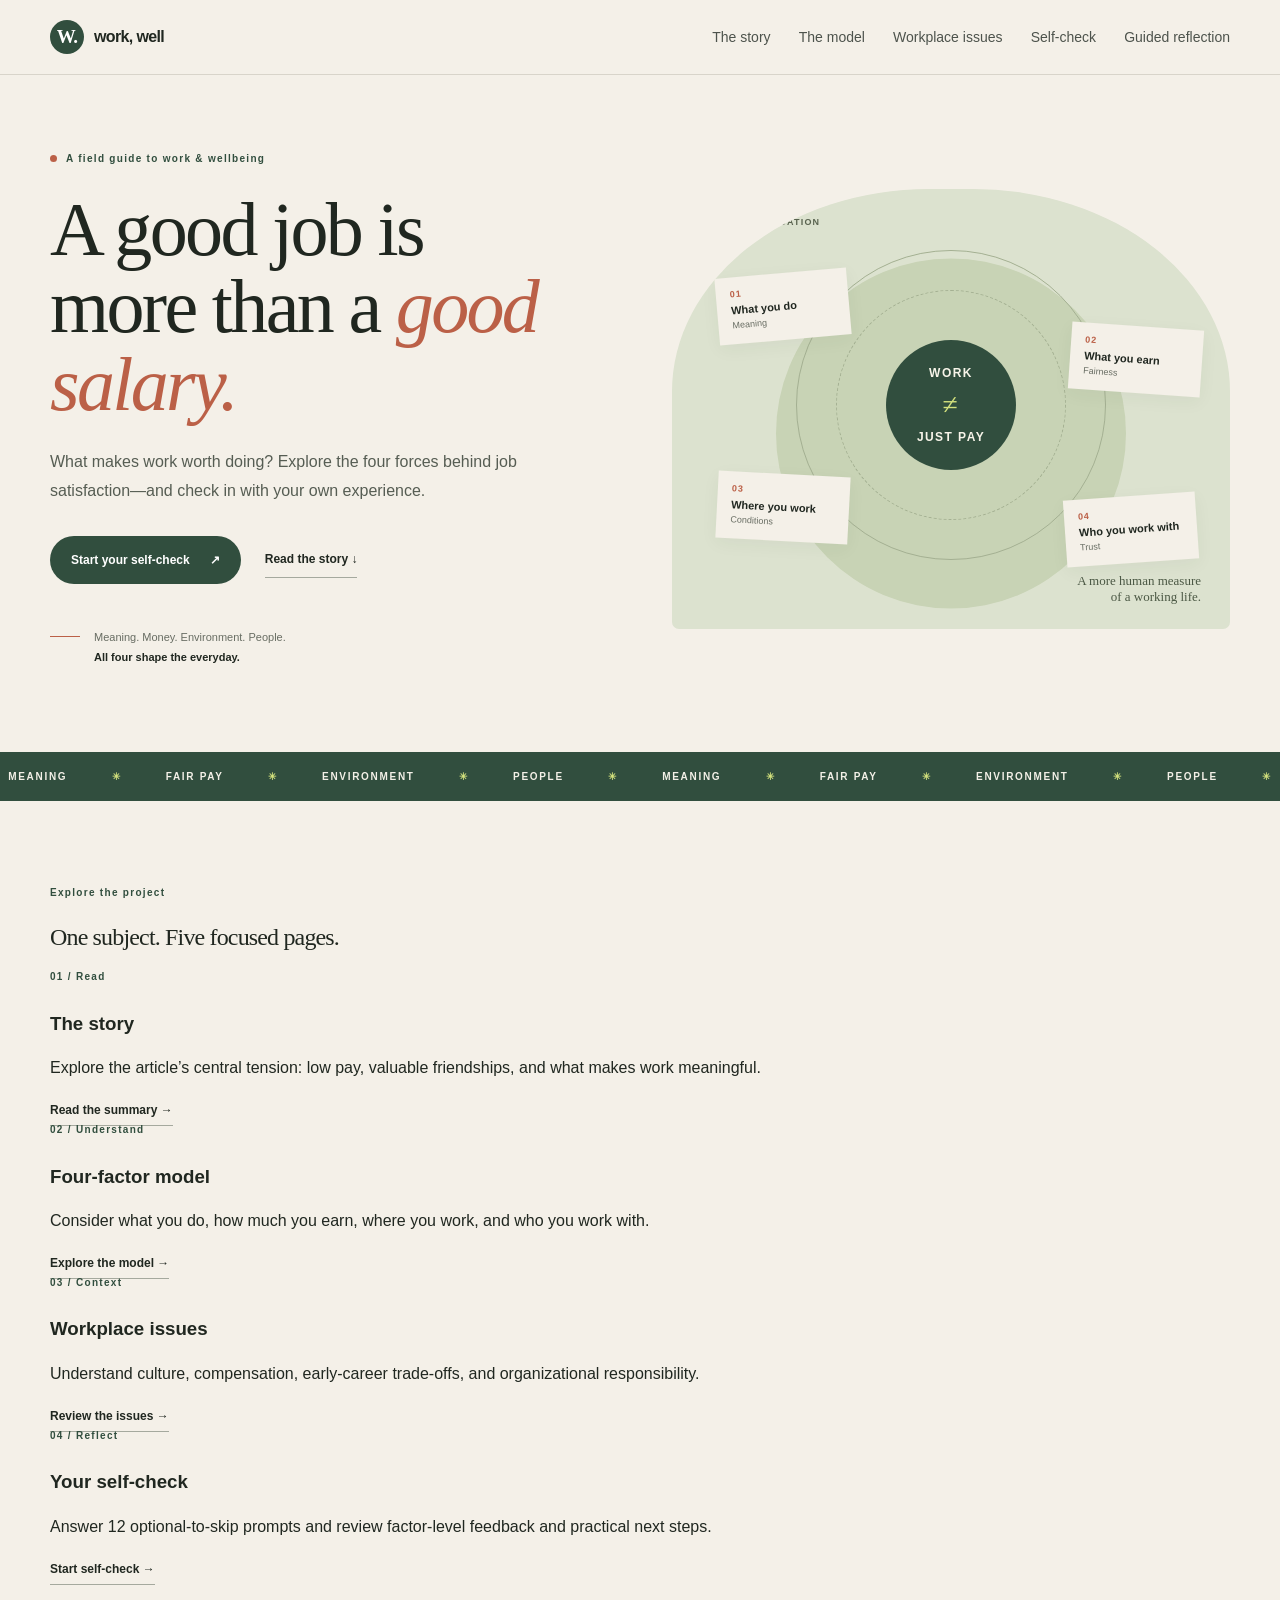
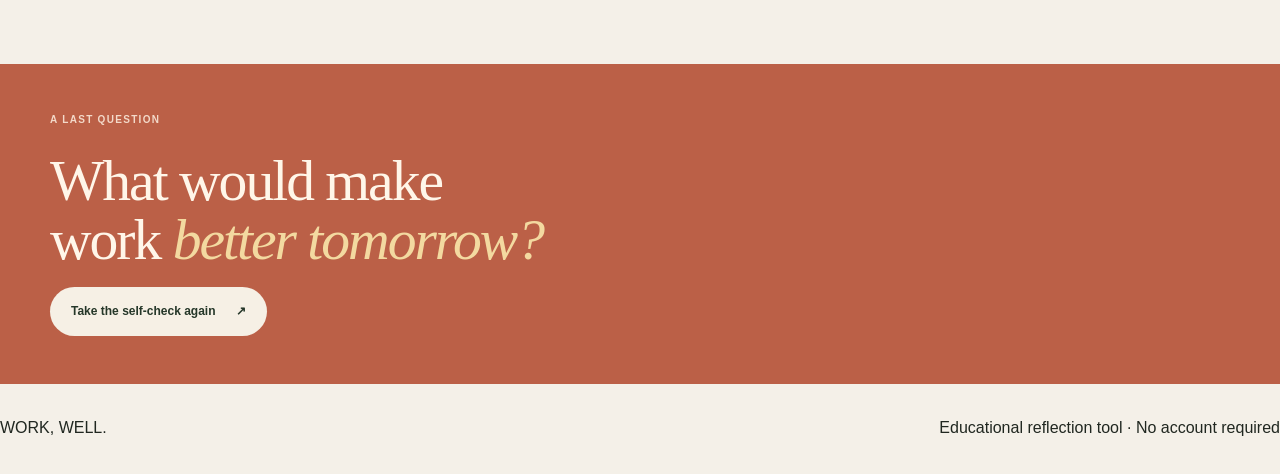
<file: index.html>
<!doctype html>
<html lang="en"><head><meta charset="utf-8"><meta name="viewport" content="width=device-width, initial-scale=1">
<meta name="description" content="An editorial, interactive guide to job satisfaction and workplace wellbeing.">
<title>Work, Well — Job satisfaction beyond the payslip</title><link rel="stylesheet" href="css/styles.css"></head><body>
<a class="skip-link" href="#main">Skip to content</a>
<header class="site-header"><div class="wrap header-inner"><a class="brand" href="index.html" aria-label="Work, Well home"><span class="brand-mark">W.</span><span>work, well</span></a><nav class="page-nav" aria-label="Main navigation"><a href="story.html">The story</a><a href="model.html">The model</a><a href="issues.html">Workplace issues</a><a href="assessment.html">Self-check</a><a href="framework.html">Guided reflection</a></nav></div></header>
<main id="main"><section class="hero wrap" id="top">
<div class="hero-copy">
<p class="eyebrow"><span class="eyebrow-dot"></span> A field guide to work &amp; wellbeing</p>
<h1>A good job is<br/>more than a <em>good salary.</em></h1>
<p class="hero-deck">What makes work worth doing? Explore the four forces behind job satisfaction—and check in with your own experience.</p>
<div class="hero-actions"><a class="button button-dark" href="assessment.html">Start your self-check <span aria-hidden="true">↗</span></a><a class="text-link" href="story.html">Read the story <span aria-hidden="true">↓</span></a></div>
<div class="hero-note"><span class="note-line"></span><p>Meaning. Money. Environment. People.<br/><strong>All four shape the everyday.</strong></p></div>
</div>
<div aria-label="Illustration of four interlocking workplace priorities" class="hero-art">
<div class="art-topline"><span>THE WORK EQUATION</span><span>01—04</span></div>
<div class="orbit orbit-one"></div><div class="orbit orbit-two"></div>
<div class="art-center"><span>WORK</span><span>≠</span><span>JUST PAY</span></div>
<div class="art-label label-meaning"><b>01</b><span>What you do</span><small>Meaning</small></div>
<div class="art-label label-money"><b>02</b><span>What you earn</span><small>Fairness</small></div>
<div class="art-label label-place"><b>03</b><span>Where you work</span><small>Conditions</small></div>
<div class="art-label label-people"><b>04</b><span>Who you work with</span><small>Trust</small></div>
<div class="art-caption">A more human measure<br/>of a working life.</div>
</div>
</section><section aria-label="Four dimensions of job satisfaction" class="ticker"><div class="ticker-track"><span>MEANING</span><i>✳</i><span>FAIR PAY</span><i>✳</i><span>ENVIRONMENT</span><i>✳</i><span>PEOPLE</span><i>✳</i><span>MEANING</span><i>✳</i><span>FAIR PAY</span><i>✳</i><span>ENVIRONMENT</span><i>✳</i><span>PEOPLE</span><i>✳</i></div></section>
<section class="section wrap"><p class="eyebrow">Explore the project</p><h2>One subject. Five focused pages.</h2><div class="card-grid">
<a class="info-card" href="story.html"><span class="eyebrow">01 / Read</span><h3>The story</h3><p>Explore the article’s central tension: low pay, valuable friendships, and what makes work meaningful.</p><span class="text-link">Read the summary →</span></a>
<a class="info-card" href="model.html"><span class="eyebrow">02 / Understand</span><h3>Four-factor model</h3><p>Consider what you do, how much you earn, where you work, and who you work with.</p><span class="text-link">Explore the model →</span></a>
<a class="info-card" href="issues.html"><span class="eyebrow">03 / Context</span><h3>Workplace issues</h3><p>Understand culture, compensation, early-career trade-offs, and organizational responsibility.</p><span class="text-link">Review the issues →</span></a>
<a class="info-card" href="assessment.html"><span class="eyebrow">04 / Reflect</span><h3>Your self-check</h3><p>Answer 12 optional-to-skip prompts and review factor-level feedback and practical next steps.</p><span class="text-link">Start self-check →</span></a>
</div></section><section class="closing"><div class="wrap closing-inner"><p class="eyebrow">A LAST QUESTION</p><h2>What would make<br/>work <em>better tomorrow?</em></h2><a class="button button-paper" href="assessment.html">Take the self-check again <span aria-hidden="true">↗</span></a></div></section></main><footer class="site-footer"><span>WORK, WELL.</span><span>Educational reflection tool · No account required</span></footer><script src="js/main.js"></script></body></html>
</file>
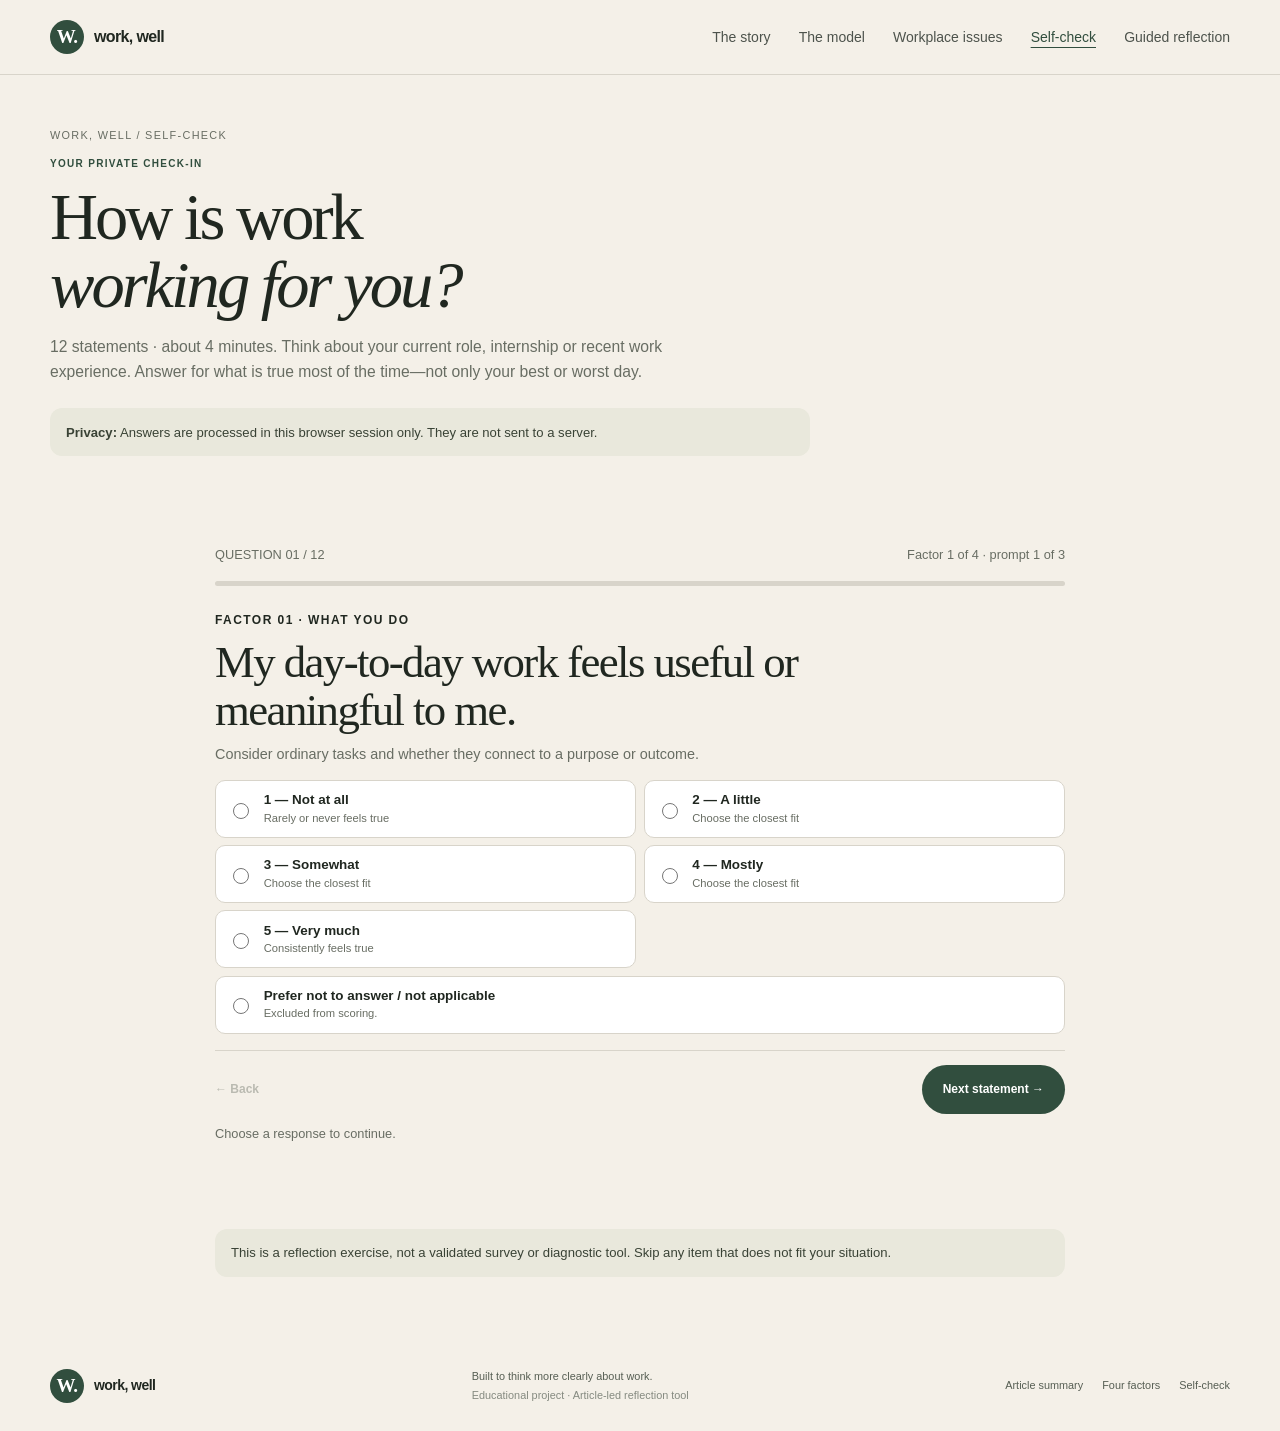
<file: assessment.html>
<!doctype html><html lang="en"><head><meta charset="utf-8"><meta name="viewport" content="width=device-width,initial-scale=1"><meta name="theme-color" content="#f5f4ed"><link rel="stylesheet" href="css/styles.css"><meta name="description" content="A private job satisfaction reflection check-in."><title>Your self-check — Work, Well</title></head><body><header class="site-header"><div class="wrap header-inner"><a class="brand" href="index.html" aria-label="Work, Well home"><span class="brand-mark">W.</span><span>work, well</span></a><nav class="page-nav" aria-label="Main navigation"><a href="story.html">The story</a><a href="model.html">The model</a><a href="issues.html">Workplace issues</a><a href="assessment.html" aria-current="page" class="active">Self-check</a><a href="framework.html">Guided reflection</a></nav></div></header><main><section class="subhero"><div class="wrap"><p class="breadcrumb">Work, Well / Self-check</p><p class="eyebrow">YOUR PRIVATE CHECK-IN</p><h1>How is work<br><em>working for you?</em></h1><p class="subhero-deck">12 statements · about 4 minutes. Think about your current role, internship or recent work experience. Answer for what is true most of the time—not only your best or worst day.</p><div class="notice" style="max-width:760px;margin-top:1.5rem"><strong>Privacy:</strong> Answers are processed in this browser session only. They are not sent to a server.</div></div></section><section class="wrap"><div class="quiz-wrap" id="quiz"><div class="quiz-top"><span id="quiz-count">QUESTION 01 / 12</span><span id="quiz-factor-count">Factor 1 of 4</span></div><div class="quiz-progress" role="progressbar" aria-label="Question progress" aria-valuemin="0" aria-valuemax="12" aria-valuenow="0" id="progress"><span id="progress-fill"></span></div><div class="quiz-meta" id="quiz-factor">FACTOR 01</div><h2 class="quiz-title" id="quiz-question">Loading…</h2><p class="quiz-context" id="quiz-context"></p><form id="quiz-form"><div class="quiz-choices" id="quiz-choices"></div><div class="quiz-controls"><button class="button button-quiet" id="quiz-back" type="button" disabled>← Back</button><button class="button button-dark" id="quiz-next" type="submit">Next statement →</button></div><p class="quiz-note" id="quiz-note" aria-live="polite">Choose a response to continue.</p></form></div><div class="notice" style="max-width:850px;margin:0 auto 4rem">This is a reflection exercise, not a validated survey or diagnostic tool. Skip any item that does not fit your situation.</div></section></main><footer class="site-footer wrap"><a class="brand" href="index.html"><span class="brand-mark">W.</span><span>work, well</span></a><p>Built to think more clearly about work.<br><span>Educational project · Article-led reflection tool</span></p><div class="footer-links"><a href="story.html">Article summary</a><a href="model.html">Four factors</a><a href="assessment.html">Self-check</a></div></footer><script src="js/assessment.js"></script></body></html>
</file>
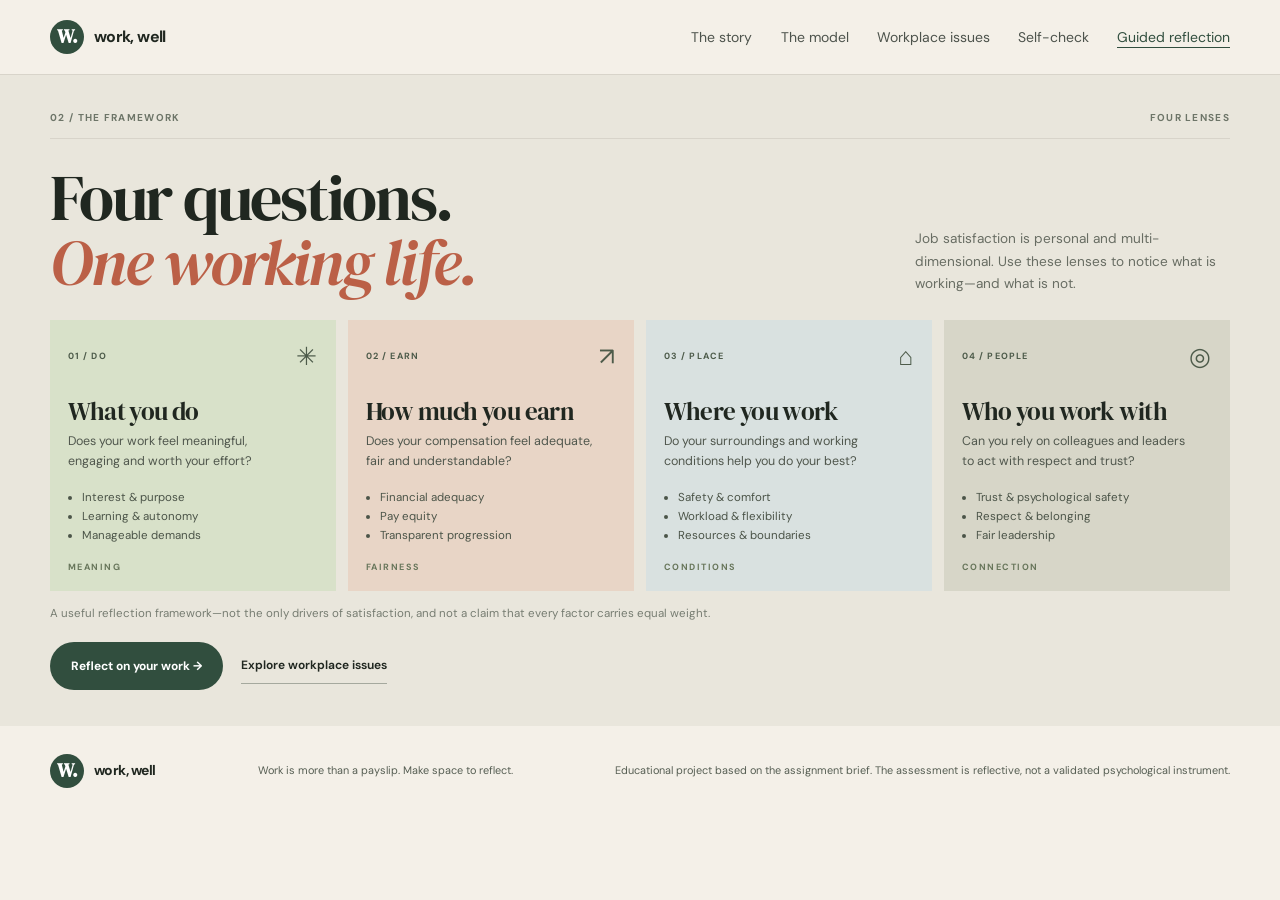
<file: framework.html>
<!doctype html><html lang="en"><head><meta charset="utf-8"><meta name="viewport" content="width=device-width, initial-scale=1"><meta name="theme-color" content="#f4f0e8"><meta name="description" content="Explore the four dimensions shaping a working life."><title>Four factors | Work, Well</title><link rel="preconnect" href="https://fonts.googleapis.com"><link rel="preconnect" href="https://fonts.gstatic.com" crossorigin><link href="https://fonts.googleapis.com/css2?family=DM+Sans:wght@400;500;600;700&family=DM+Serif+Display&display=swap" rel="stylesheet"><link rel="stylesheet" href="css/styles.css"><script src="js/main.js" defer></script></head><body><a class="skip-link" href="#main">Skip to content</a><header class="site-header"><div class="wrap header-inner"><a class="brand" href="index.html" aria-label="Work, Well home"><span class="brand-mark">W.</span><span>work, well</span></a><nav class="page-nav" aria-label="Main navigation"><a href="story.html">The story</a><a href="model.html">The model</a><a href="issues.html">Workplace issues</a><a href="assessment.html">Self-check</a><a href="framework.html" aria-current="page" class="active">Guided reflection</a></nav></div></header><main id="main"><section class="factor-section"><div class="wrap section interior-page"><div class="section-kicker"><span>02 / THE FRAMEWORK</span><span>FOUR LENSES</span></div><div class="factor-heading"><h1 class="page-title">Four questions.<br><em>One working life.</em></h1><p>Job satisfaction is personal and multi-dimensional. Use these lenses to notice what is working—and what is not.</p></div><div class="factor-grid"><article class="factor-card factor-a"><div class="factor-top"><span>01 / DO</span><span class="factor-symbol">✳</span></div><h3>What you do</h3><p>Does your work feel meaningful, engaging and worth your effort?</p><ul><li>Interest & purpose</li><li>Learning & autonomy</li><li>Manageable demands</li></ul><span class="factor-word">MEANING</span></article><article class="factor-card factor-b"><div class="factor-top"><span>02 / EARN</span><span class="factor-symbol">↗</span></div><h3>How much you earn</h3><p>Does your compensation feel adequate, fair and understandable?</p><ul><li>Financial adequacy</li><li>Pay equity</li><li>Transparent progression</li></ul><span class="factor-word">FAIRNESS</span></article><article class="factor-card factor-c"><div class="factor-top"><span>03 / PLACE</span><span class="factor-symbol">⌂</span></div><h3>Where you work</h3><p>Do your surroundings and working conditions help you do your best?</p><ul><li>Safety & comfort</li><li>Workload & flexibility</li><li>Resources & boundaries</li></ul><span class="factor-word">CONDITIONS</span></article><article class="factor-card factor-d"><div class="factor-top"><span>04 / PEOPLE</span><span class="factor-symbol">◎</span></div><h3>Who you work with</h3><p>Can you rely on colleagues and leaders to act with respect and trust?</p><ul><li>Trust & psychological safety</li><li>Respect & belonging</li><li>Fair leadership</li></ul><span class="factor-word">CONNECTION</span></article></div><p class="model-caveat">A useful reflection framework—not the only drivers of satisfaction, and not a claim that every factor carries equal weight.</p><div class="hero-actions"><a class="button button-dark" href="assessment.html">Reflect on your work →</a><a class="text-link" href="issues.html">Explore workplace issues</a></div></div></section></main><footer class="site-footer wrap"><a class="brand" href="index.html"><span class="brand-mark">W.</span><span>work, well</span></a><p>Work is more than a payslip. Make space to reflect.</p><p class="source-note">Educational project based on the assignment brief. The assessment is reflective, not a validated psychological instrument.</p></footer></body></html>
</file>
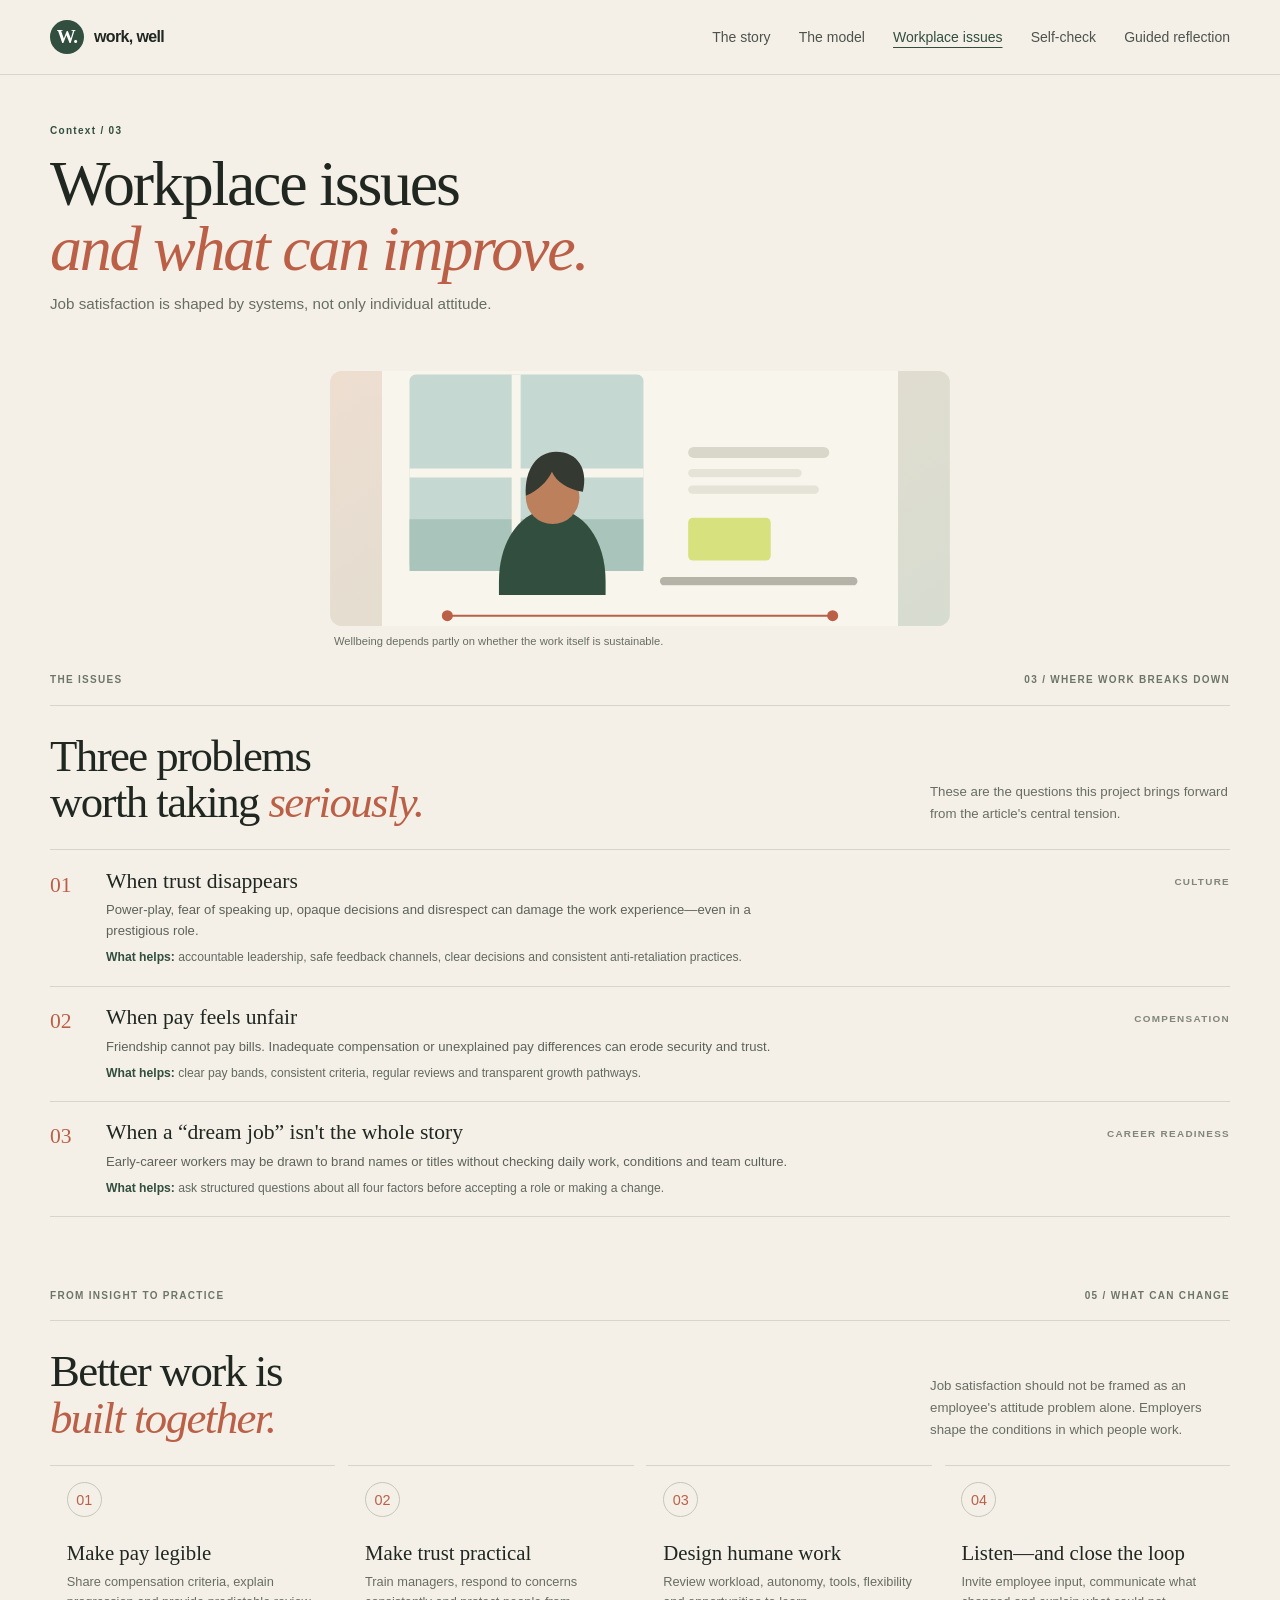
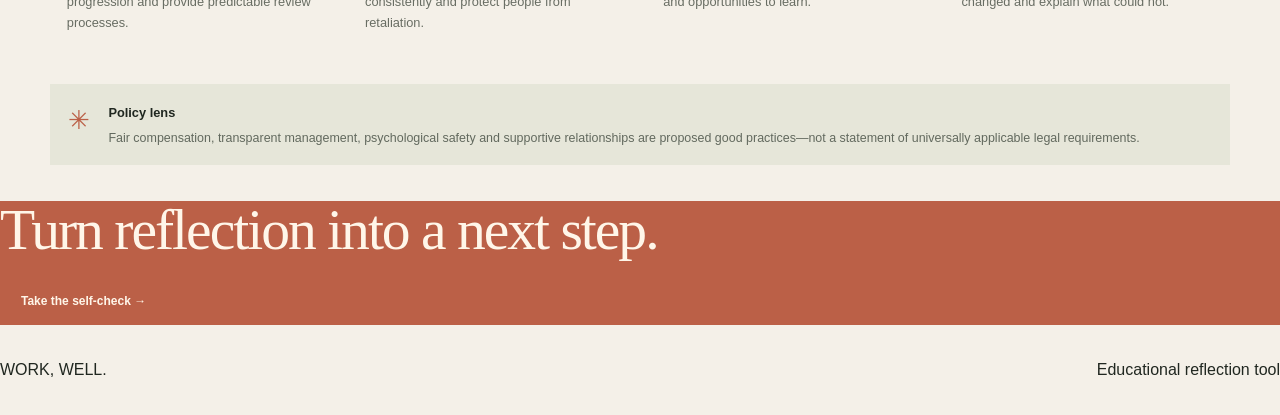
<file: issues.html>
<!doctype html><html lang="en"><head><meta charset="utf-8"><meta name="viewport" content="width=device-width, initial-scale=1"><title>Workplace issues — Work, Well</title><link rel="stylesheet" href="css/styles.css"></head><body><a class="skip-link" href="#main">Skip to content</a><header class="site-header"><div class="wrap header-inner"><a class="brand" href="index.html" aria-label="Work, Well home"><span class="brand-mark">W.</span><span>work, well</span></a><nav class="page-nav" aria-label="Main navigation"><a href="story.html">The story</a><a href="model.html">The model</a><a href="issues.html" aria-current="page" class="active">Workplace issues</a><a href="assessment.html">Self-check</a><a href="framework.html">Guided reflection</a></nav></div></header><main id="main"><section class="page-intro wrap"><p class="eyebrow">Context / 03</p><h1>Workplace issues<br><em>and what can improve.</em></h1><p>Job satisfaction is shaped by systems, not only individual attitude.</p></section><section class="issues section wrap" id="issues">
<figure class="editorial-figure editorial-figure-side">
<img src="assets/workplace-balance.svg" alt="Editorial illustration of a calm workspace beside a window, representing healthy work boundaries." loading="lazy">
<figcaption>Wellbeing depends partly on whether the work itself is sustainable.</figcaption>
</figure>
<div class="section-kicker"><span>THE ISSUES</span><span>03 / WHERE WORK BREAKS DOWN</span></div>
<div class="issues-heading"><h2>Three problems<br/>worth taking <em>seriously.</em></h2><p>These are the questions this project brings forward from the article's central tension.</p></div>
<div class="issue-list">
<article class="issue-row"><span class="issue-num">01</span><div><h3>When trust disappears</h3><p>Power-play, fear of speaking up, opaque decisions and disrespect can damage the work experience—even in a prestigious role.</p><span class="issue-response"><b>What helps:</b> accountable leadership, safe feedback channels, clear decisions and consistent anti-retaliation practices.</span></div><span class="issue-tag">CULTURE</span></article>
<article class="issue-row"><span class="issue-num">02</span><div><h3>When pay feels unfair</h3><p>Friendship cannot pay bills. Inadequate compensation or unexplained pay differences can erode security and trust.</p><span class="issue-response"><b>What helps:</b> clear pay bands, consistent criteria, regular reviews and transparent growth pathways.</span></div><span class="issue-tag">COMPENSATION</span></article>
<article class="issue-row"><span class="issue-num">03</span><div><h3>When a “dream job” isn't the whole story</h3><p>Early-career workers may be drawn to brand names or titles without checking daily work, conditions and team culture.</p><span class="issue-response"><b>What helps:</b> ask structured questions about all four factors before accepting a role or making a change.</span></div><span class="issue-tag">CAREER READINESS</span></article>
</div>
</section><section class="workplace section wrap" id="workplace">
<div class="section-kicker"><span>FROM INSIGHT TO PRACTICE</span><span>05 / WHAT CAN CHANGE</span></div>
<div class="workplace-heading"><h2>Better work is<br/><em>built together.</em></h2><p>Job satisfaction should not be framed as an employee's attitude problem alone. Employers shape the conditions in which people work.</p></div>
<div class="practice-grid">
<article><span class="practice-icon">01</span><h3>Make pay legible</h3><p>Share compensation criteria, explain progression and provide predictable review processes.</p></article>
<article><span class="practice-icon">02</span><h3>Make trust practical</h3><p>Train managers, respond to concerns consistently and protect people from retaliation.</p></article>
<article><span class="practice-icon">03</span><h3>Design humane work</h3><p>Review workload, autonomy, tools, flexibility and opportunities to learn.</p></article>
<article><span class="practice-icon">04</span><h3>Listen—and close the loop</h3><p>Invite employee input, communicate what changed and explain what could not.</p></article>
</div>
<div class="policy-note"><span class="policy-star">✳</span><div><b>Policy lens</b><p>Fair compensation, transparent management, psychological safety and supportive relationships are proposed good practices—not a statement of universally applicable legal requirements.</p></div></div>
</section><section class="closing"><h2>Turn reflection into a next step.</h2><a class="button" href="assessment.html">Take the self-check →</a></section></main><footer class="site-footer"><span>WORK, WELL.</span><span>Educational reflection tool</span></footer><script src="js/main.js"></script></body></html>
</file>
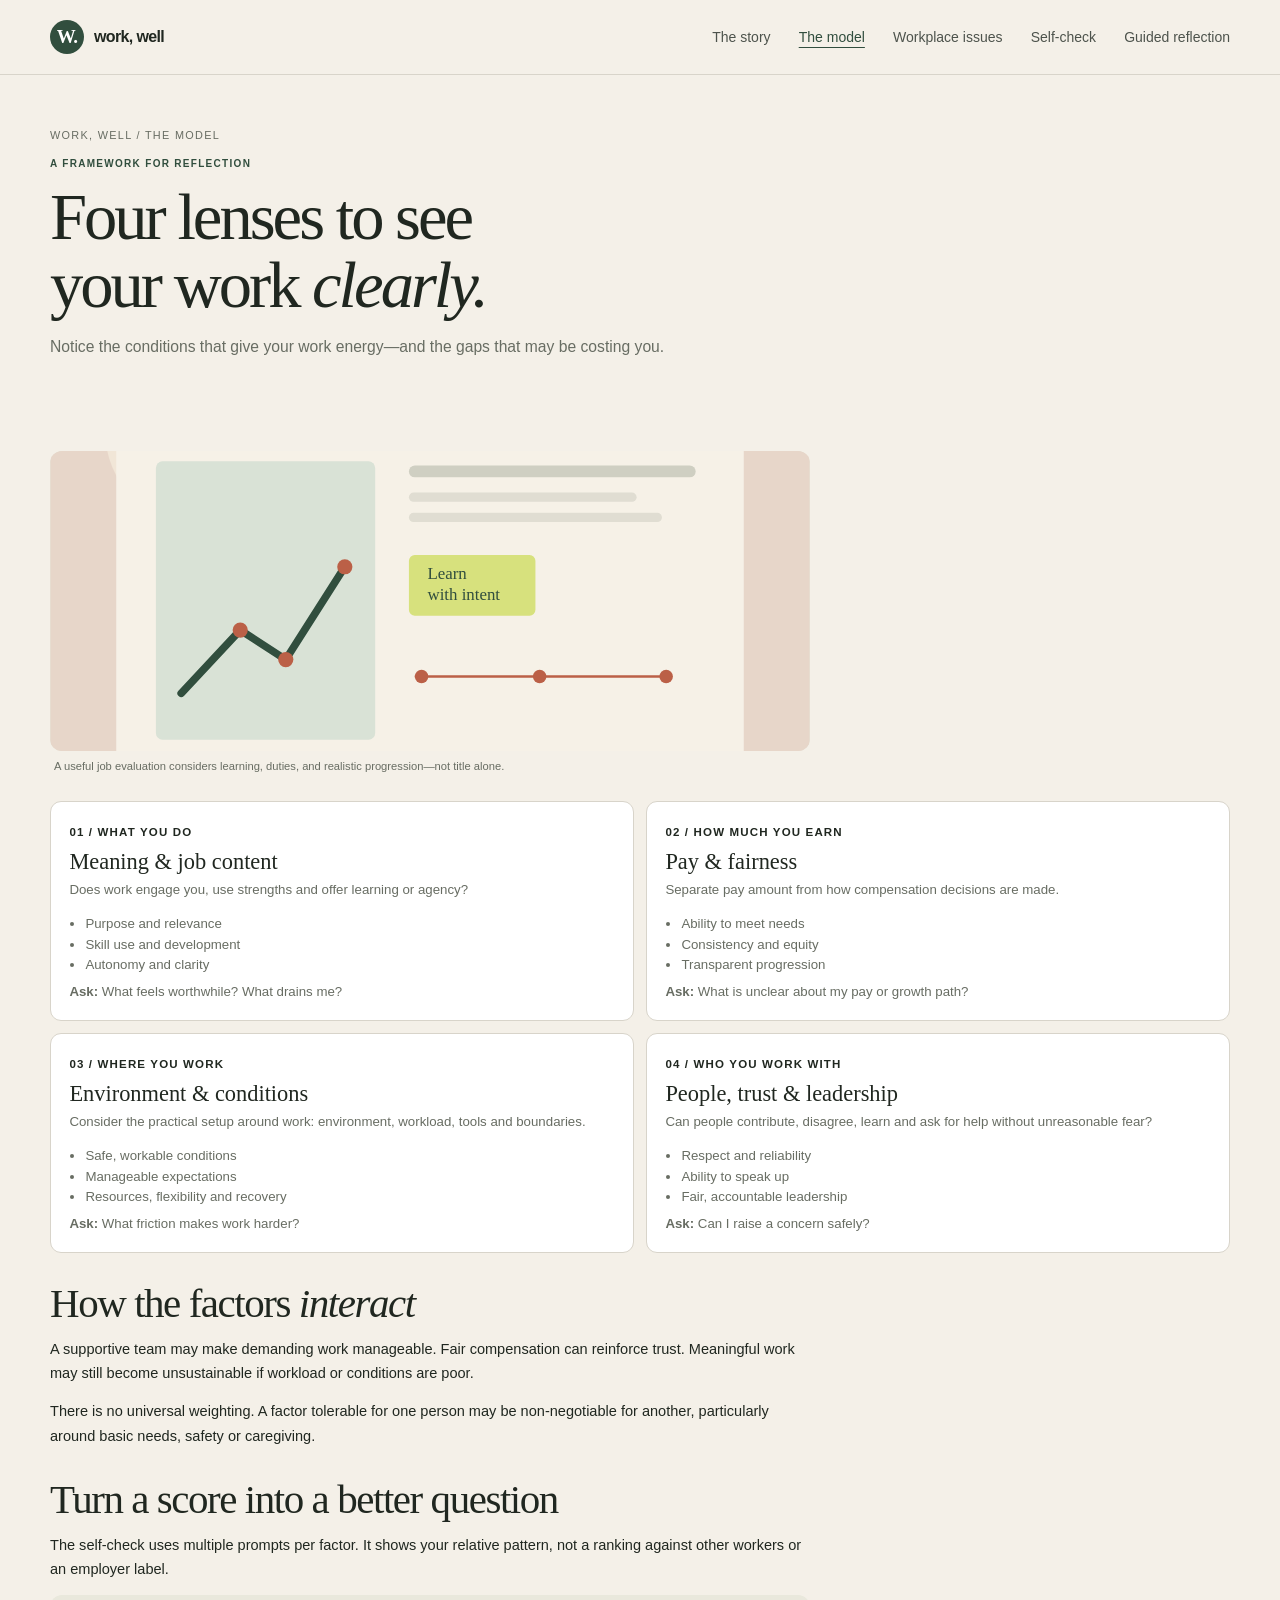
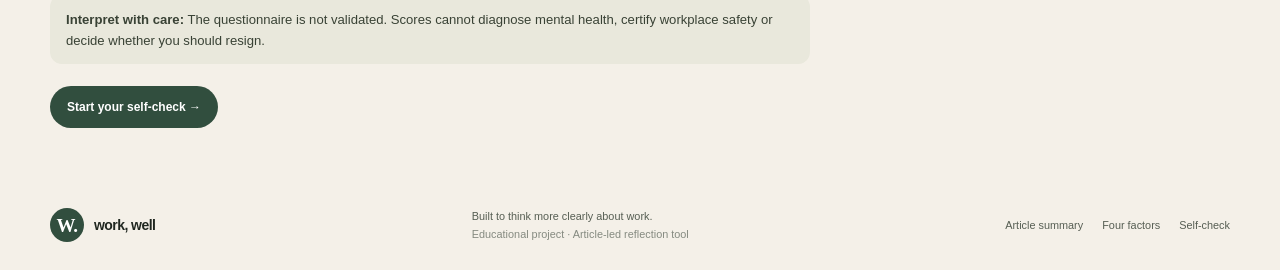
<file: model.html>
<!doctype html><html lang="en"><head><meta charset="utf-8"><meta name="viewport" content="width=device-width,initial-scale=1"><meta name="theme-color" content="#f5f4ed"><link rel="stylesheet" href="css/styles.css"><title>The four-factor model — Work, Well</title></head><body><header class="site-header"><div class="wrap header-inner"><a class="brand" href="index.html" aria-label="Work, Well home"><span class="brand-mark">W.</span><span>work, well</span></a><nav class="page-nav" aria-label="Main navigation"><a href="story.html">The story</a><a href="model.html" aria-current="page" class="active">The model</a><a href="issues.html">Workplace issues</a><a href="assessment.html">Self-check</a><a href="framework.html">Guided reflection</a></nav></div></header><main><section class="subhero"><div class="wrap"><p class="breadcrumb">Work, Well / The model</p><p class="eyebrow">A FRAMEWORK FOR REFLECTION</p><h1>Four lenses to see<br>your work <em>clearly.</em></h1><p class="subhero-deck">Notice the conditions that give your work energy—and the gaps that may be costing you.</p></div></section><section class="page-body wrap">
<figure class="editorial-figure editorial-figure-banner">
<img src="assets/workplace-growth.svg" alt="Editorial illustration of a progress chart and learning milestone, representing growth and meaningful work." loading="lazy">
<figcaption>A useful job evaluation considers learning, duties, and realistic progression—not title alone.</figcaption>
</figure>
<div class="model-detail-grid"><article class="model-detail"><span class="n">01 / WHAT YOU DO</span><h3>Meaning & job content</h3><p>Does work engage you, use strengths and offer learning or agency?</p><ul><li>Purpose and relevance</li><li>Skill use and development</li><li>Autonomy and clarity</li></ul><p><b>Ask:</b> What feels worthwhile? What drains me?</p></article><article class="model-detail" id="pay"><span class="n">02 / HOW MUCH YOU EARN</span><h3>Pay & fairness</h3><p>Separate pay amount from how compensation decisions are made.</p><ul><li>Ability to meet needs</li><li>Consistency and equity</li><li>Transparent progression</li></ul><p><b>Ask:</b> What is unclear about my pay or growth path?</p></article><article class="model-detail"><span class="n">03 / WHERE YOU WORK</span><h3>Environment & conditions</h3><p>Consider the practical setup around work: environment, workload, tools and boundaries.</p><ul><li>Safe, workable conditions</li><li>Manageable expectations</li><li>Resources, flexibility and recovery</li></ul><p><b>Ask:</b> What friction makes work harder?</p></article><article class="model-detail" id="trust"><span class="n">04 / WHO YOU WORK WITH</span><h3>People, trust & leadership</h3><p>Can people contribute, disagree, learn and ask for help without unreasonable fear?</p><ul><li>Respect and reliability</li><li>Ability to speak up</li><li>Fair, accountable leadership</li></ul><p><b>Ask:</b> Can I raise a concern safely?</p></article></div><article class="prose"><h2>How the factors <em>interact</em></h2><p>A supportive team may make demanding work manageable. Fair compensation can reinforce trust. Meaningful work may still become unsustainable if workload or conditions are poor.</p><p>There is no universal weighting. A factor tolerable for one person may be non-negotiable for another, particularly around basic needs, safety or caregiving.</p><h2>Turn a score into a better question</h2><p>The self-check uses multiple prompts per factor. It shows your relative pattern, not a ranking against other workers or an employer label.</p><div class="notice"><strong>Interpret with care:</strong> The questionnaire is not validated. Scores cannot diagnose mental health, certify workplace safety or decide whether you should resign.</div><div class="page-cta"><a class="button button-dark" href="assessment.html">Start your self-check →</a></div></article></section></main><footer class="site-footer wrap"><a class="brand" href="index.html"><span class="brand-mark">W.</span><span>work, well</span></a><p>Built to think more clearly about work.<br><span>Educational project · Article-led reflection tool</span></p><div class="footer-links"><a href="story.html">Article summary</a><a href="model.html">Four factors</a><a href="assessment.html">Self-check</a></div></footer></body></html>
</file>
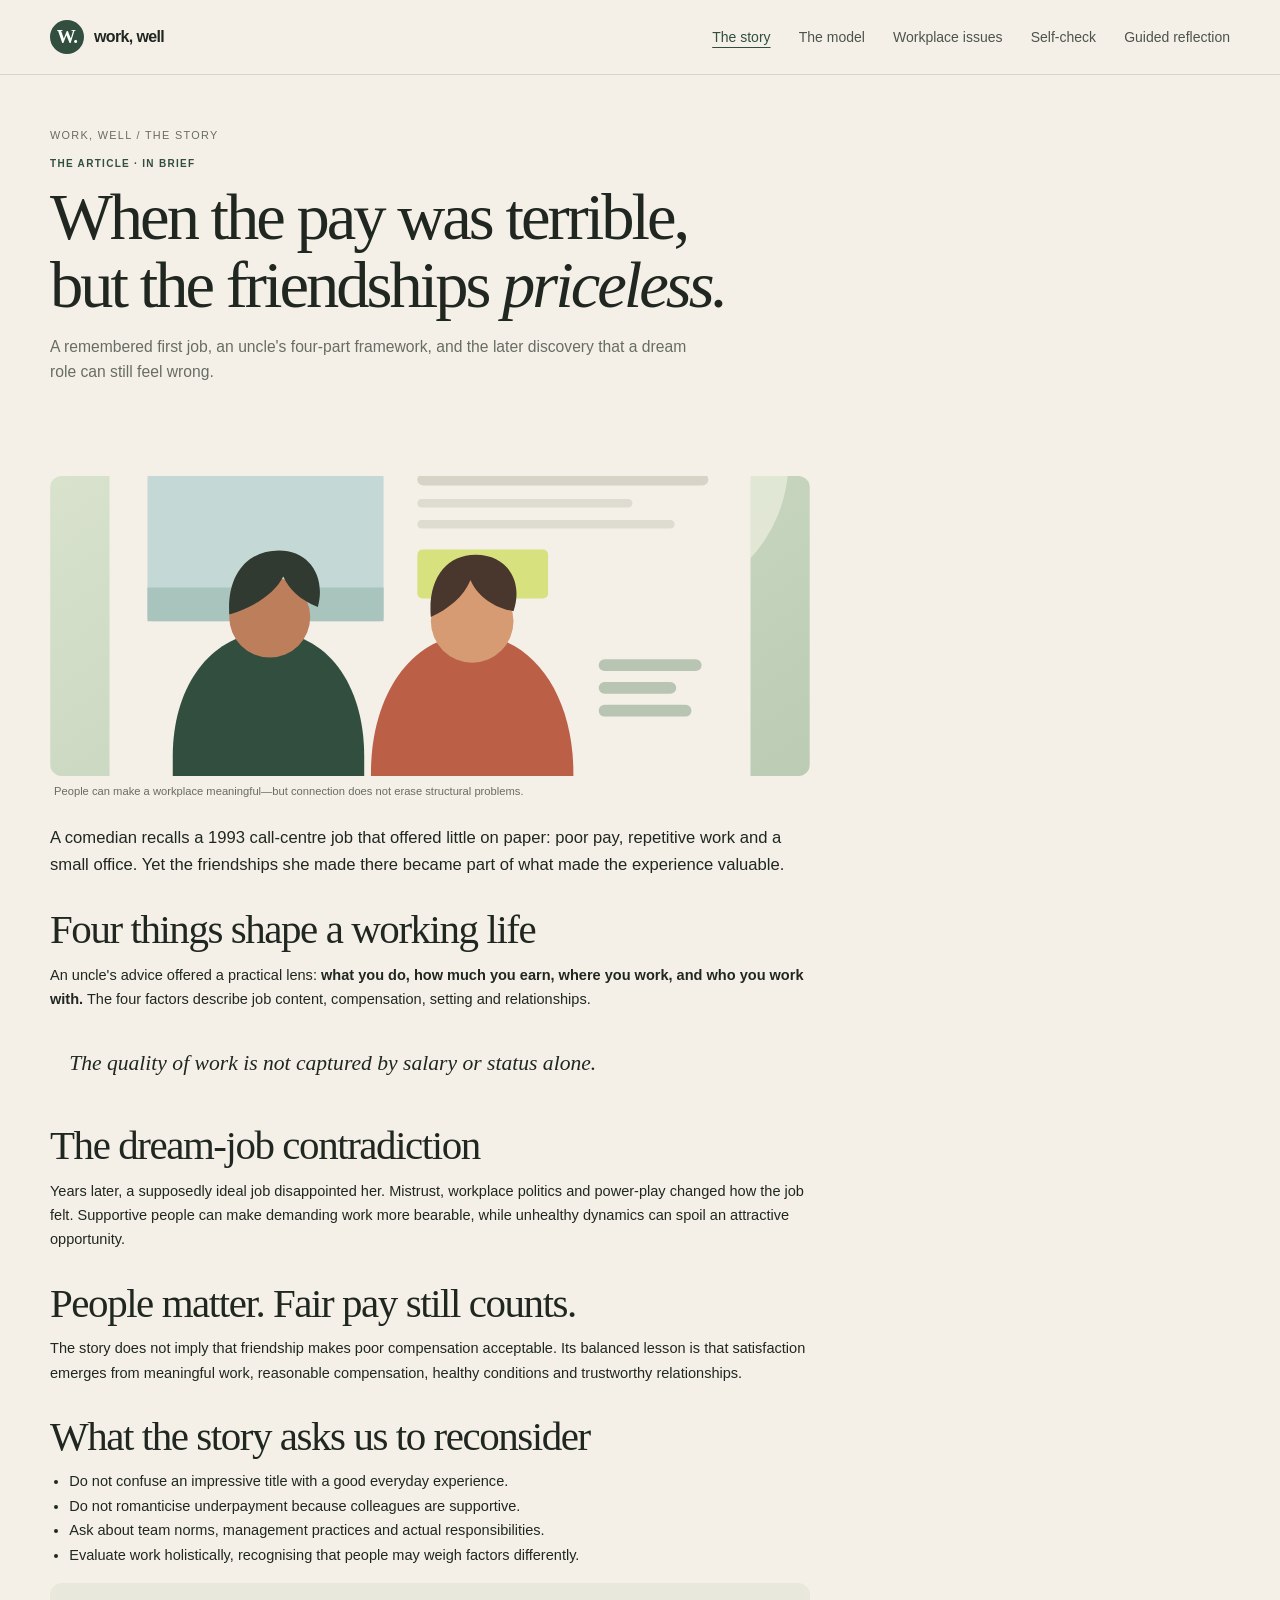
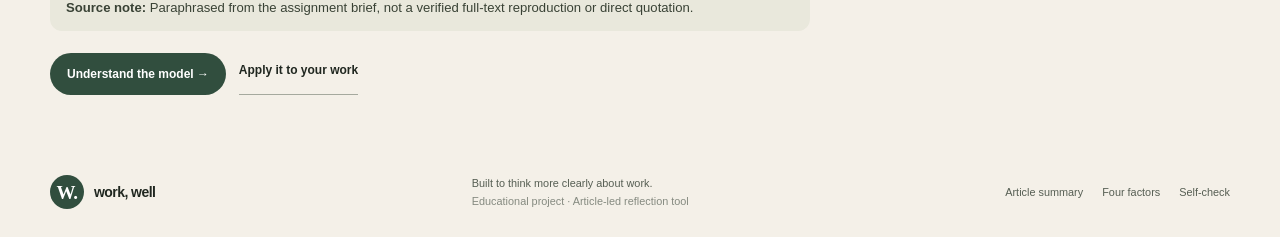
<file: story.html>
<!doctype html><html lang="en"><head><meta charset="utf-8"><meta name="viewport" content="width=device-width,initial-scale=1"><meta name="theme-color" content="#f5f4ed"><link rel="stylesheet" href="css/styles.css"><title>The story — Work, Well</title></head><body><header class="site-header"><div class="wrap header-inner"><a class="brand" href="index.html" aria-label="Work, Well home"><span class="brand-mark">W.</span><span>work, well</span></a><nav class="page-nav" aria-label="Main navigation"><a href="story.html" aria-current="page" class="active">The story</a><a href="model.html">The model</a><a href="issues.html">Workplace issues</a><a href="assessment.html">Self-check</a><a href="framework.html">Guided reflection</a></nav></div></header><main><section class="subhero"><div class="wrap"><p class="breadcrumb">Work, Well / The story</p><p class="eyebrow">THE ARTICLE · IN BRIEF</p><h1>When the pay was terrible,<br>but the friendships <em>priceless.</em></h1><p class="subhero-deck">A remembered first job, an uncle's four-part framework, and the later discovery that a dream role can still feel wrong.</p></div></section><section class="page-body wrap"><article class="prose">
<figure class="editorial-figure">
<img src="assets/workplace-connection.svg" alt="Editorial illustration of colleagues sharing a workspace, representing connection and trust at work." loading="lazy">
<figcaption>People can make a workplace meaningful—but connection does not erase structural problems.</figcaption>
</figure><p class="lede">A comedian recalls a 1993 call-centre job that offered little on paper: poor pay, repetitive work and a small office. Yet the friendships she made there became part of what made the experience valuable.</p><h2>Four things shape a working life</h2><p>An uncle's advice offered a practical lens: <strong>what you do, how much you earn, where you work, and who you work with.</strong> The four factors describe job content, compensation, setting and relationships.</p><div class="pullquote">The quality of work is not captured by salary or status alone.</div><h2>The dream-job contradiction</h2><p>Years later, a supposedly ideal job disappointed her. Mistrust, workplace politics and power-play changed how the job felt. Supportive people can make demanding work more bearable, while unhealthy dynamics can spoil an attractive opportunity.</p><h2>People matter. Fair pay still counts.</h2><p>The story does not imply that friendship makes poor compensation acceptable. Its balanced lesson is that satisfaction emerges from meaningful work, reasonable compensation, healthy conditions and trustworthy relationships.</p><h2>What the story asks us to reconsider</h2><ul><li>Do not confuse an impressive title with a good everyday experience.</li><li>Do not romanticise underpayment because colleagues are supportive.</li><li>Ask about team norms, management practices and actual responsibilities.</li><li>Evaluate work holistically, recognising that people may weigh factors differently.</li></ul><div class="notice"><strong>Source note:</strong> Paraphrased from the assignment brief, not a verified full-text reproduction or direct quotation.</div><div class="page-cta"><a class="button button-dark" href="model.html">Understand the model →</a><a class="text-link" href="assessment.html">Apply it to your work</a></div></article></section></main><footer class="site-footer wrap"><a class="brand" href="index.html"><span class="brand-mark">W.</span><span>work, well</span></a><p>Built to think more clearly about work.<br><span>Educational project · Article-led reflection tool</span></p><div class="footer-links"><a href="story.html">Article summary</a><a href="model.html">Four factors</a><a href="assessment.html">Self-check</a></div></footer></body></html>
</file>
<file: css/styles.css>
:root{--paper:#f4f0e8;--ink:#202720;--muted:#686d63;--line:#d8d4ca;--green:#314e3e;--lime:#d3e17d;--rust:#bb6047;--cream:#e7e4d8;--serif:"DM Serif Display",Georgia,serif;--sans:"DM Sans",Arial,sans-serif;--max:1180px}*{box-sizing:border-box}html{scroll-behavior:smooth;scroll-padding-top:92px}body{margin:0;background:var(--paper);color:var(--ink);font-family:var(--sans);line-height:1.55}a{color:inherit;text-decoration:none}button,input{font:inherit}.wrap{width:min(var(--max),calc(100% - 56px));margin-inline:auto}.skip-link{position:absolute;left:-999px;top:0;background:white;padding:12px;z-index:99}.skip-link:focus{left:12px}.site-header{height:86px;display:flex;align-items:center;justify-content:space-between;border-bottom:1px solid var(--line);gap:24px}.brand{display:inline-flex;align-items:center;gap:10px;font-size:16px;font-weight:700;letter-spacing:-.04em}.brand-mark{display:grid;place-items:center;width:34px;height:34px;border-radius:50%;background:var(--green);color:#fff;font-family:var(--serif);font-size:19px}.site-header nav{display:flex;gap:28px;font-size:12px;color:#4d534c}.site-header nav a:hover,.footer-links a:hover{color:var(--rust)}.nav-cta{font-size:12px;font-weight:700;border:1px solid #b8b9ae;border-radius:999px;padding:10px 16px}.nav-cta span{padding-left:8px}.hero{display:grid;grid-template-columns:1fr 1fr;gap:64px;align-items:center;padding-block:76px 84px}.eyebrow,.section-kicker,.art-topline,.factor-top,.sidebar-label,.assessment-question-head,.issue-tag{font-size:10px;font-weight:700;letter-spacing:.13em}.eyebrow{display:flex;align-items:center;gap:9px;color:var(--green);margin:0 0 24px}.eyebrow-dot{width:7px;height:7px;background:var(--rust);border-radius:50%}h1,h2,h3,p{margin-top:0}h1,h2{font-family:var(--serif);font-weight:400;letter-spacing:-.035em;line-height:1.02}h1{font-size:clamp(46px,6vw,76px);margin-bottom:25px}h1 em,h2 em{font-weight:400;color:var(--rust)}.hero-deck{max-width:470px;color:#565d53;font-size:16px;line-height:1.8}.hero-actions{display:flex;align-items:center;gap:24px;margin-top:30px}.button{display:inline-flex;align-items:center;justify-content:center;gap:20px;border:0;border-radius:999px;padding:15px 21px;font-size:12px;font-weight:700;cursor:pointer;transition:transform .18s,background .18s}.button:hover{transform:translateY(-2px)}.button-dark{background:var(--green);color:white}.button-dark:hover{background:#203b2d}.text-link{font-size:12px;font-weight:700;border-bottom:1px solid #a5a99e;padding:8px 0}.hero-note{display:flex;align-items:flex-start;gap:14px;margin-top:44px}.note-line{width:30px;height:1px;background:var(--rust);margin-top:8px}.hero-note p{font-size:11px;line-height:1.8;color:var(--muted);margin:0}.hero-note strong{color:var(--ink)}.hero-art{min-height:440px;background:#dce2cf;position:relative;overflow:hidden;border-radius:46% 46% 7px 7px;isolation:isolate}.hero-art:before{content:"";position:absolute;width:350px;height:350px;left:50%;top:50%;transform:translate(-50%,-43%);background:#c8d3b5;border-radius:50%;z-index:-1}.art-topline{position:absolute;top:27px;left:30px;right:30px;display:flex;justify-content:space-between;color:#59634f;font-size:9px}.orbit{position:absolute;border:1px solid #a4b092;border-radius:50%;left:50%;top:49%;transform:translate(-50%,-50%)}.orbit-one{width:310px;height:310px}.orbit-two{width:230px;height:230px;border-style:dashed}.art-center{position:absolute;left:50%;top:49%;transform:translate(-50%,-50%);width:130px;height:130px;border-radius:50%;background:var(--green);color:#f7f4e9;display:flex;flex-direction:column;justify-content:center;align-items:center;gap:1px;font-size:12px;font-weight:700;letter-spacing:.12em}.art-center span:nth-child(2){font-family:var(--serif);font-size:28px;font-weight:400;color:var(--lime)}.art-label{position:absolute;display:flex;flex-direction:column;background:var(--paper);padding:11px 14px;box-shadow:0 5px 18px #30432d0c;min-width:132px}.art-label b{font-size:9px;color:var(--rust);letter-spacing:.1em}.art-label span{font-size:11px;font-weight:700}.art-label small{font-size:9px;color:var(--muted)}.label-meaning{top:19%;left:8%;transform:rotate(-5deg)}.label-money{top:31%;right:5%;transform:rotate(4deg)}.label-place{bottom:20%;left:8%;transform:rotate(3deg)}.label-people{bottom:15%;right:6%;transform:rotate(-4deg)}.art-caption{position:absolute;right:29px;bottom:25px;font-family:var(--serif);font-size:13px;line-height:1.2;text-align:right;color:#4b5844}.ticker{overflow:hidden;background:var(--green);color:#f3f0e7;padding:17px 0}.ticker-track{display:flex;align-items:center;justify-content:space-around;gap:28px;white-space:nowrap;min-width:100%;font-size:10px;font-weight:700;letter-spacing:.17em}.ticker-track i{color:var(--lime);font-style:normal}.section{padding-block:84px}.section-kicker{display:flex;justify-content:space-between;gap:15px;color:#6d7568;padding-bottom:17px;border-bottom:1px solid var(--line)}.story-grid{display:grid;grid-template-columns:1.1fr .9fr;gap:100px;padding-top:50px}.story h2,.factor-heading h2,.issues-heading h2,.workplace-heading h2{font-size:clamp(37px,4.4vw,56px);margin-bottom:0}.story-body{max-width:520px}.story-body p{font-size:13px;line-height:1.9;color:#555c53}.story-body .lede{font-size:17px;line-height:1.65;color:var(--ink)}.story-callout{border-left:2px solid var(--rust);padding:8px 0 8px 20px;margin:26px 0;display:flex;gap:12px}.quote-mark{font-family:var(--serif);font-size:44px;color:var(--rust);line-height:1}.story-callout p{font-family:var(--serif);font-size:23px;line-height:1.25;color:var(--green);margin:0}.story-body .source-note{font-size:10px;color:#82867d}.factor-section{background:#e9e6dc}.factor-section .section{padding-block:82px}.factor-heading{display:flex;align-items:end;justify-content:space-between;gap:40px;padding:42px 0 38px}.factor-heading p{max-width:350px;font-size:13px;color:var(--muted);line-height:1.8;margin:0}.factor-grid{display:grid;grid-template-columns:repeat(4,1fr);gap:12px}.factor-card{min-height:300px;padding:24px 22px 20px;display:flex;flex-direction:column;position:relative;overflow:hidden}.factor-a{background:#d8e1c9}.factor-b{background:#e8d5c6}.factor-c{background:#d9e1e0}.factor-d{background:#d7d6c8}.factor-top{display:flex;align-items:center;justify-content:space-between;color:#4d5b4a;font-size:9px}.factor-symbol{font-size:25px;font-weight:400}.factor-card h3{font-family:var(--serif);font-size:27px;font-weight:400;letter-spacing:-.025em;line-height:1.05;margin:35px 0 12px}.factor-card p{font-size:11px;line-height:1.7;color:#50574d;max-width:230px}.factor-card ul{padding-left:14px;margin:4px 0 30px;color:#4b5448;font-size:10px;line-height:1.9}.factor-word{margin-top:auto;font-size:9px;font-weight:700;letter-spacing:.17em;color:#68765b}.model-caveat{font-size:10px;color:#777d72;margin:18px 0 0}.issues-heading,.workplace-heading{display:flex;align-items:end;justify-content:space-between;gap:40px;padding:43px 0 44px}.issues-heading p,.workplace-heading p{max-width:340px;font-size:13px;color:var(--muted);line-height:1.8;margin:0}.issue-row{display:grid;grid-template-columns:54px 1fr auto;gap:20px;padding:27px 0;border-top:1px solid var(--line);align-items:start}.issue-row:last-child{border-bottom:1px solid var(--line)}.issue-num{font-family:var(--serif);font-size:24px;color:var(--rust)}.issue-row h3{font-family:var(--serif);font-size:25px;font-weight:400;margin:0 0 7px}.issue-row p{max-width:690px;font-size:12px;line-height:1.8;color:#5c6259;margin-bottom:10px}.issue-response{display:block;font-size:11px;color:#62695f;line-height:1.7}.issue-response b{color:var(--green)}.issue-tag{padding-top:7px;color:#818679;font-size:9px}.assessment-section{background:var(--green);color:#f7f4e9}.assessment-section .section{padding-block:78px}.section-kicker-light{color:#c4cfb8;border-color:#627567}.eyebrow-light{color:#d5e17d}.assessment-intro{display:flex;align-items:end;justify-content:space-between;gap:40px;padding:42px 0}.assessment-intro h2{font-size:clamp(40px,5vw,62px);margin:0}.assessment-intro h2 em{color:var(--lime)}.assessment-intro>p{max-width:360px;color:#d4ddcf;font-size:12px;line-height:1.8;margin:0 0 4px}.assessment-shell{display:grid;grid-template-columns:245px 1fr;background:#f7f4ec;color:var(--ink);min-height:390px}.assessment-sidebar{background:#e7e7d9;padding:30px 26px;display:flex;flex-direction:column}.sidebar-label{color:#72796c;font-size:9px}.progress-number{font-size:35px;font-family:var(--serif);margin-top:13px}.progress-number small{font-family:var(--sans);font-size:10px;color:#70766b}.progress-track{height:4px;background:#cdd2c2;border-radius:10px;margin:7px 0 25px;overflow:hidden}.progress-track span{display:block;height:100%;width:0;background:var(--rust);transition:width .2s}.factor-progress{display:grid;gap:14px}.factor-progress-row{display:flex;justify-content:space-between;gap:10px;font-size:10px;color:#697165}.factor-progress-row strong{font-weight:700;color:var(--green)}.privacy-note{margin-top:auto;padding-top:28px;display:flex;gap:10px;color:#697165}.privacy-note>span{font-size:16px;color:var(--green)}.privacy-note p{font-size:9px;line-height:1.6;margin:0}.privacy-note b{color:#374637}.assessment-main{padding:31px clamp(22px,4vw,54px);display:flex;flex-direction:column}.assessment-question-head{display:flex;justify-content:space-between;gap:12px;color:#7b8175;font-size:9px}.scale-label{font-weight:500;letter-spacing:0}.question-factor{font-size:10px;color:var(--rust);font-weight:700;letter-spacing:.12em;margin:33px 0 10px}.question-title{font-family:var(--serif);font-weight:400;font-size:clamp(24px,3vw,34px);letter-spacing:-.02em;line-height:1.2;max-width:590px;margin:0 0 28px}.rating-options{display:grid;grid-template-columns:repeat(5,1fr);gap:9px;max-width:560px}.rating-option{position:relative}.rating-option input{position:absolute;opacity:0;inset:0;width:100%;height:100%;cursor:pointer}.rating-option label{height:63px;border:1px solid #d6d8ce;display:flex;align-items:center;justify-content:center;flex-direction:column;gap:2px;cursor:pointer;background:#fffdf8;transition:.15s}.rating-option label strong{font-size:16px}.rating-option label span{font-size:8px;color:#777e71}.rating-option input:checked+label{background:var(--green);color:white;border-color:var(--green)}.rating-option input:checked+label span{color:#dce5d6}.rating-option input:focus-visible+label{outline:3px solid var(--rust);outline-offset:3px}.assessment-controls{display:flex;justify-content:space-between;align-items:center;margin-top:auto;padding-top:32px}.button-quiet{background:transparent;color:#50594d;padding-inline:0}.button-quiet:disabled{opacity:.35;cursor:not-allowed;transform:none}.assessment-hint{font-size:9px;color:#8a8e83;margin:10px 0 0}.assessment-hint.error{color:#a5412d;font-weight:700}.results-panel{margin-top:20px;background:#f7f4ec;color:var(--ink);padding:clamp(20px,4vw,42px)}.results-header{display:flex;justify-content:space-between;align-items:start;gap:20px}.results-eyebrow{font-size:9px;letter-spacing:.13em;font-weight:700;color:#687361}.results-title{font-family:var(--serif);font-size:clamp(30px,4vw,45px);font-weight:400;line-height:1.1;margin:9px 0}.results-score{font-family:var(--serif);font-size:42px;color:var(--green);white-space:nowrap}.results-score small{display:block;font-family:var(--sans);font-size:9px;text-align:right;color:#737a6e}.results-summary{max-width:720px;font-size:12px;line-height:1.8;color:#5b6257}.results-factors{display:grid;grid-template-columns:repeat(4,1fr);gap:10px;margin:27px 0}.result-factor{padding:16px;background:#e9e9dd}.result-factor .factor-label{font-size:9px;color:#70796b}.result-factor strong{display:block;font-family:var(--serif);font-size:28px;font-weight:400;color:var(--green);margin:6px 0}.result-meter{height:5px;background:#d3d7ca;overflow:hidden}.result-meter span{display:block;height:100%;background:var(--rust)}.result-factor p{font-size:9px;color:#6a7166;margin:9px 0 0}.result-actions{display:grid;grid-template-columns:1fr 1fr;gap:12px}.result-action{border-top:1px solid #d5d7cb;padding:16px 0}.result-action h4{font-family:var(--serif);font-weight:400;font-size:20px;margin:0 0 6px}.result-action p{font-size:11px;color:#5f665c;line-height:1.75}.result-action ul{padding-left:15px;font-size:11px;line-height:1.9;color:#535c51}.results-foot{display:flex;justify-content:space-between;align-items:center;gap:12px;margin-top:16px}.results-foot p{font-size:9px;color:#757c70;margin:0}.assessment-disclaimer{font-size:9px;color:#c6d0c1;line-height:1.7;margin:18px 0 0}.workplace .section-kicker{margin-bottom:0}.practice-grid{display:grid;grid-template-columns:repeat(4,1fr);gap:26px}.practice-grid article{border-top:1px solid var(--line);padding-top:19px}.practice-icon{display:grid;place-items:center;width:35px;height:35px;border:1px solid #c5c7b9;border-radius:50%;font-size:10px;color:var(--rust);margin-bottom:24px}.practice-grid h3{font-family:var(--serif);font-size:21px;font-weight:400;line-height:1.15;margin:0 0 9px}.practice-grid p{font-size:11px;line-height:1.8;color:var(--muted)}.policy-note{display:flex;gap:18px;align-items:flex-start;background:#e6e6d9;padding:24px;margin-top:35px}.policy-star{font-size:26px;color:var(--rust)}.policy-note b{font-size:11px}.policy-note p{font-size:11px;color:#62695e;line-height:1.8;margin:5px 0 0}.closing{background:#bb6047;color:#fff6e9}.closing-inner{padding-block:76px 82px}.closing .eyebrow{color:#f3d9c9}.closing h2{font-size:clamp(42px,6vw,72px);margin:0 0 30px}.closing h2 em{color:#f3d9a0}.button-paper{background:#f6f0e5;color:#253729}.site-footer{min-height:115px;display:flex;align-items:center;justify-content:space-between;gap:24px}.site-footer>p{font-size:10px;line-height:1.7;color:#565e53;margin:0}.site-footer>p span{color:#858a80}.footer-links{display:flex;gap:19px;font-size:10px;color:#565e53}
@media(max-width:900px){.site-header nav{gap:14px}.hero{gap:30px}.hero-art{min-height:390px}.story-grid{gap:50px}.factor-grid{grid-template-columns:repeat(2,1fr)}.factor-card{min-height:265px}.assessment-shell{grid-template-columns:200px 1fr}.practice-grid{grid-template-columns:repeat(2,1fr);row-gap:16px}.results-factors{grid-template-columns:repeat(2,1fr)}}
@media(max-width:650px){.wrap{width:min(100% - 36px,var(--max))}.site-header{height:70px}.site-header nav{display:none}.nav-cta{font-size:10px;padding:9px 12px}.hero{grid-template-columns:1fr;padding-block:49px 56px;gap:40px}.hero-copy{order:0}h1{font-size:clamp(47px,12vw,67px)}.hero-deck{font-size:14px}.hero-art{min-height:390px;width:min(100%,460px);justify-self:center}.section{padding-block:60px}.section-kicker{font-size:8px}.story-grid{grid-template-columns:1fr;gap:25px;padding-top:33px}.story h2,.factor-heading h2,.issues-heading h2,.workplace-heading h2{font-size:42px}.story-body .lede{font-size:16px}.factor-section .section{padding-block:58px}.factor-heading,.issues-heading,.workplace-heading{display:block;padding:34px 0 28px}.factor-heading p,.issues-heading p,.workplace-heading p{margin-top:19px}.factor-grid{gap:8px}.factor-card{padding:18px 15px;min-height:275px}.factor-card h3{font-size:23px;margin-top:26px}.factor-card p{font-size:10px}.factor-card ul{font-size:9px}.issue-row{grid-template-columns:32px 1fr;gap:12px;padding:23px 0}.issue-tag{grid-column:2;grid-row:2;padding:0}.issue-row h3{font-size:22px}.assessment-section .section{padding-block:56px}.assessment-intro{display:block;padding:34px 0 28px}.assessment-intro>p{margin-top:18px}.assessment-shell{grid-template-columns:1fr}.assessment-sidebar{padding:19px 20px}.progress-number{font-size:27px;margin-top:3px}.progress-track{margin:4px 0 16px}.factor-progress{grid-template-columns:repeat(2,1fr);gap:8px}.privacy-note{display:none}.assessment-main{padding:23px 20px}.assessment-question-head{flex-wrap:wrap}.question-factor{margin-top:28px}.question-title{font-size:29px}.rating-options{gap:5px}.rating-option label{height:59px}.rating-option label span{font-size:7px}.assessment-controls{padding-top:26px}.results-header{display:block}.results-score{text-align:left;margin-top:12px}.results-score small{text-align:left}.results-factors{gap:7px}.result-factor{padding:12px}.result-actions{grid-template-columns:1fr}.results-foot{align-items:flex-start;flex-direction:column}.practice-grid{gap:15px}.practice-grid h3{font-size:19px}.policy-note{padding:18px}.closing-inner{padding-block:60px}.closing h2{font-size:47px}.site-footer{padding-block:25px;flex-wrap:wrap;justify-content:flex-start}.site-footer>p{flex-basis:100%;order:2}.footer-links{flex-wrap:wrap}}
@media(prefers-reduced-motion:reduce){html{scroll-behavior:auto}*,*:before,*:after{transition:none!important}}

/* Multi-page immersive structure and report details */
.page-nav{display:flex;gap:1.3rem;align-items:center}.page-nav a{font-size:.82rem;text-decoration:none;color:var(--ink);opacity:.82}.page-nav a:hover{text-decoration:underline;text-underline-offset:5px}.subhero{padding:5rem 0 3.5rem;background:var(--paper)}.subhero h1{font:500 clamp(2.8rem,7vw,6.4rem)/.98 var(--serif);letter-spacing:-.045em;margin:0}.subhero h1 em,.prose h2 em{font-style:italic;color:var(--accent)}.subhero-deck{font-size:1.1rem;line-height:1.7;max-width:720px;color:var(--muted);margin-top:1.4rem}.breadcrumb{font-size:.75rem;letter-spacing:.12em;text-transform:uppercase;color:var(--muted);margin-bottom:1.2rem}.page-body{padding:4rem 0}.prose{max-width:820px}.prose h2{font:500 clamp(2rem,4vw,3.4rem)/1.05 var(--serif);letter-spacing:-.035em;margin:2.5rem 0 1rem}.prose p,.prose li{font-size:1rem;line-height:1.8;color:var(--ink-soft)}.prose .pullquote{padding:1.4rem 1.7rem;border-left:3px solid var(--accent);font:italic 1.6rem/1.4 var(--serif);margin:2rem 0;background:var(--paper)}.page-cta{display:flex;gap:.8rem;flex-wrap:wrap;margin-top:2rem}.text-link{font-weight:650;text-underline-offset:4px}.model-detail-grid,.insight-grid{display:grid;grid-template-columns:repeat(2,minmax(0,1fr));gap:1rem;margin:1.5rem 0 3rem}.model-detail,.insight-card{padding:1.4rem;border:1px solid var(--line);border-radius:14px;background:#fff}.model-detail .n,.insight-card .eyebrow{font-size:.72rem;color:var(--accent);letter-spacing:.1em;font-weight:750}.model-detail h3,.insight-card h3{font:500 1.65rem/1.15 var(--serif);margin:.5rem 0}.model-detail p,.model-detail li,.insight-card p,.insight-card li{color:var(--muted);line-height:1.65;font-size:.93rem}.model-detail ul,.insight-card ul{padding-left:1.1rem}.notice{padding:1.1rem 1.3rem;border-radius:12px;background:#e9e8dc;color:#394235;line-height:1.6;font-size:.9rem}.quiz-wrap{max-width:850px;margin:0 auto;padding:3.2rem 0 4.5rem}.quiz-top{display:flex;justify-content:space-between;gap:1rem;margin-bottom:1rem;font-size:.8rem;color:var(--muted)}.quiz-progress{height:5px;background:var(--line);border-radius:8px;overflow:hidden;margin-bottom:2.5rem}.quiz-progress span{display:block;height:100%;width:0;background:var(--accent);transition:width .2s}.quiz-meta{font-size:.75rem;letter-spacing:.12em;color:var(--accent);font-weight:750}.quiz-title{font:500 clamp(2rem,5vw,3.8rem)/1.08 var(--serif);margin:.75rem 0}.quiz-context{color:var(--muted);line-height:1.7;max-width:650px}.quiz-choices{display:grid;gap:.7rem;margin:2rem 0}.quiz-choice{display:flex;align-items:center;gap:1rem;padding:1rem 1.15rem;border:1px solid var(--line);border-radius:12px;cursor:pointer;background:#fff}.quiz-choice:has(input:checked){border-color:var(--accent);background:#edf0e6}.quiz-choice input{accent-color:var(--accent);width:19px;height:19px;flex:none}.quiz-choice b{display:block}.quiz-choice small{display:block;color:var(--muted);margin-top:.2rem}.quiz-controls{display:flex;justify-content:space-between;gap:1rem;border-top:1px solid var(--line);padding-top:1.3rem}.quiz-note{font-size:.8rem;color:var(--muted);min-height:1.2rem;margin-top:1rem}.results-hero{background:var(--ink);color:var(--paper);padding:4rem 0}.results-hero .eyebrow{color:#c6cfb8}.results-score-big{font:500 clamp(4rem,11vw,8rem)/.9 var(--serif);letter-spacing:-.06em}.results-score-big small{font:400 .85rem var(--sans);letter-spacing:0;color:#c6cfb8}.results-summary{max-width:800px;font-size:1.06rem;line-height:1.75;color:inherit;opacity:.9;margin:1.4rem 0 0}.result-main{padding:3.5rem 0 5rem}.result-section{margin:0 0 3.6rem}.result-section h2{font:500 clamp(2rem,4vw,3.3rem)/1.05 var(--serif);letter-spacing:-.035em;margin:0 0 1rem}.result-section>p{max-width:760px;line-height:1.7;color:var(--muted)}.factor-score-list{display:grid;gap:1rem;margin:1.5rem 0}.factor-score-row{display:grid;grid-template-columns:minmax(140px,210px) 1fr 60px;align-items:center;gap:1rem}.factor-score-row .name{font-weight:650}.factor-score-row .bar{height:11px;border-radius:99px;background:#e8e7df;overflow:hidden}.factor-score-row .bar span{display:block;height:100%;border-radius:99px;background:var(--accent)}.factor-score-row .value{text-align:right;font-variant-numeric:tabular-nums;font-weight:700}.score-band{font-size:.75rem;color:var(--muted);display:block;font-weight:400}.insight-card h3{font:500 1.65rem var(--serif)}.insight-card p,.insight-card li{font-size:.92rem;line-height:1.65;color:var(--muted)}.result-action-list{display:grid;gap:1rem;margin-top:1.5rem}.action-card{border:1px solid var(--line);border-radius:14px;padding:1.5rem;background:#fff}.action-card-head{display:flex;align-items:start;justify-content:space-between;gap:1rem}.action-card h3{font:500 1.75rem var(--serif);margin:0}.action-card .status{font-size:.74rem;font-weight:700;border:1px solid var(--line);border-radius:99px;padding:.35rem .65rem;white-space:nowrap}.action-card p,.action-card li{color:var(--muted);line-height:1.7}.action-card h4{margin:1.2rem 0 .4rem;font-size:.82rem;text-transform:uppercase;letter-spacing:.08em}.action-card ol,.action-card ul{padding-left:1.2rem}.action-card .script{background:var(--paper);padding:1rem;border-radius:10px;color:var(--ink);line-height:1.7}.result-footer-actions{display:flex;flex-wrap:wrap;gap:.8rem;margin-top:2rem}@media(max-width:700px){.page-nav{gap:.7rem}.page-nav a{font-size:.72rem}.model-detail-grid,.insight-grid{grid-template-columns:1fr}.factor-score-row{grid-template-columns:1fr 55px;gap:.5rem}.factor-score-row .bar{grid-column:1/-1;grid-row:2}.factor-score-row .value{grid-column:2;grid-row:1}.subhero{padding:3.3rem 0 2.6rem}.quiz-wrap{padding:2rem 0 3rem}}

/* Editorial illustration panels — local assets, consistent V1 palette and spacing */
.editorial-figure{margin:0 0 2.5rem;max-width:940px}
.editorial-figure img{display:block;width:100%;height:auto;max-height:480px;object-fit:cover;border-radius:18px;background:#e7e4d8}
.editorial-figure figcaption{font-size:.78rem;line-height:1.6;color:var(--muted);padding:.65rem .25rem 0;max-width:760px}
.editorial-figure-side{max-width:760px;margin-bottom:2.3rem}
.editorial-figure-banner{max-width:940px;margin-bottom:2.8rem}
@media(min-width:900px){.editorial-figure-side img{max-height:400px}}

/* Quiz question transitions: keep the viewport stationary between prompts. */
#quiz{opacity:1;transform:translateY(0);transition:opacity .17s ease,transform .17s ease;}
#quiz.question-leaving{opacity:0;transform:translateY(7px);pointer-events:none;}
#quiz.question-entering{animation:quizQuestionIn .22s ease both;}
#quiz-question{outline:none;}
@keyframes quizQuestionIn{from{opacity:0;transform:translateY(7px)}to{opacity:1;transform:translateY(0)}}
@media(prefers-reduced-motion:reduce){#quiz{transition:none}#quiz.question-entering{animation:none}}


/* Compact assessment response tiles: easier to scan without excessive scrolling. */
#quiz .quiz-choices{
  display:grid;
  grid-template-columns:repeat(2,minmax(0,1fr));
  gap:.55rem;
  margin:1.15rem 0 1.25rem;
}
#quiz .quiz-choice{
  min-width:0;
  min-height:0;
  padding:.7rem .85rem;
  gap:.7rem;
  border-radius:10px;
  align-items:center;
}
#quiz .quiz-choice input{width:16px;height:16px}
#quiz .quiz-choice b{font-size:.9rem;line-height:1.25}
#quiz .quiz-choice small{font-size:.74rem;line-height:1.35;margin-top:.12rem}
#quiz .quiz-choice:has(input[value="skip"]){grid-column:1/-1}
#quiz .quiz-progress{margin-bottom:1.6rem}
#quiz .quiz-title{font-size:clamp(1.85rem,3.5vw,3rem);line-height:1.07;margin:.55rem 0}
#quiz .quiz-context{font-size:.9rem;line-height:1.55}
#quiz .quiz-controls{padding-top:.9rem}
#quiz .quiz-note{margin-top:.65rem}
@media(max-width:560px){
  #quiz .quiz-choices{grid-template-columns:1fr;gap:.45rem;margin:.9rem 0 1rem}
  #quiz .quiz-choice{padding:.62rem .75rem}
  #quiz .quiz-choice b{font-size:.86rem}
  #quiz .quiz-choice small{font-size:.7rem}
  #quiz .quiz-choice:has(input[value="skip"]){grid-column:auto}
  #quiz .quiz-progress{margin-bottom:1.2rem}
}


/* Quiz navigation and compact report refinement */
#quiz{scroll-margin-top:1rem}
#quiz .quiz-choice{padding:.58rem .78rem;min-height:58px}
#quiz .quiz-choice b{font-size:.84rem}
#quiz .quiz-choice small{font-size:.7rem}
#quiz .quiz-choices{gap:.45rem;margin:.9rem 0 1rem}
#quiz .quiz-context{margin-bottom:.4rem}
#quiz .quiz-title{max-width:760px}
#quiz .quiz-note{min-height:1rem}
.compact-results-hero{padding:1.45rem 0 1.6rem}
.compact-results-hero .eyebrow{margin-bottom:.6rem}
.results-headline{display:grid;grid-template-columns:auto 1fr;align-items:center;gap:1.5rem}
.compact-results-hero .results-score-big{font-size:clamp(3.2rem,7vw,5rem);margin:0;white-space:nowrap}
.results-label{font-size:.75rem;color:#c6cfb8;margin:0 0 .25rem}
.compact-results-hero .results-summary{font-size:.95rem;line-height:1.45;margin:.1rem 0}
.results-footnote{font-size:.72rem;color:#c6cfb8;margin:.4rem 0 0}
.compact-result-main{padding:1.35rem 0 2.4rem}
.compact-result-main .result-section{margin:0 0 1.5rem}
.result-heading-row{display:flex;align-items:baseline;justify-content:space-between;gap:1rem;margin-bottom:.65rem}
.compact-result-main .result-section h2{font-size:clamp(1.5rem,2.7vw,2.1rem);margin:0}
.result-hint,.result-legend{font-size:.7rem;color:var(--muted)}
.result-mini-grid{display:grid;grid-template-columns:repeat(4,minmax(0,1fr));gap:.65rem}
.result-mini-card{background:#fff;border:1px solid var(--line);border-radius:12px;padding:.8rem .85rem}
.result-mini-top{display:flex;align-items:baseline;justify-content:space-between;gap:.4rem;font-size:.8rem}
.result-mini-top span{font-weight:750;font-variant-numeric:tabular-nums;white-space:nowrap}
.result-mini-bar{height:6px;background:#e8e7df;border-radius:20px;overflow:hidden;margin:.5rem 0 .35rem}
.result-mini-bar span{display:block;height:100%;background:var(--green);border-radius:20px}
.result-mini-card p{font-size:.68rem;color:var(--muted);margin:0}
.result-legend{margin:.5rem 0 0}
.result-intro{font-size:.82rem;color:var(--muted);margin:.45rem 0 .7rem}
.result-priorities{display:grid;gap:.65rem}
.result-priority{background:#fff;border:1px solid var(--line);border-radius:13px;padding:1rem 1.1rem}
.result-priority>div:first-child{display:flex;align-items:baseline;justify-content:space-between;gap:.8rem}
.result-priority .eyebrow{font-size:.62rem;margin:0;color:var(--accent)}
.result-priority h3{font:500 1.45rem/1.1 var(--serif);margin:0}
.result-priority>p{font-size:.79rem;line-height:1.5;color:var(--muted);margin:.55rem 0}
.result-priority .result-next{background:var(--paper);border-radius:8px;padding:.6rem .75rem;color:var(--ink);margin-bottom:.35rem}
.result-more summary,.result-dimension summary,.result-caveat summary{cursor:pointer;font-size:.78rem;font-weight:750;color:var(--green);padding:.55rem 0;list-style-position:inside}
.result-more>div,.result-dimension>div,.result-caveat>div{padding:.35rem 0 .2rem}
.result-more h4,.result-dimension h4{font-size:.72rem;text-transform:uppercase;letter-spacing:.07em;margin:.75rem 0 .3rem}
.result-more ul,.result-more ol,.result-dimension ul,.result-caveat ul{margin:.25rem 0;padding-left:1.1rem}
.result-more li,.result-more p,.result-dimension li,.result-dimension p,.result-caveat li{font-size:.78rem;line-height:1.5;color:var(--muted)}
.result-more .script{padding:.7rem;background:var(--paper);border-radius:8px;color:var(--ink)}
.result-dimension-list{display:grid;grid-template-columns:repeat(2,minmax(0,1fr));gap:.55rem}
.result-dimension{border:1px solid var(--line);border-radius:10px;padding:.2rem .85rem;background:#fff}
.result-dimension summary{display:flex;justify-content:space-between;gap:.5rem;list-style:none}
.result-dimension summary::-webkit-details-marker{display:none}
.result-dimension summary small{font-size:.7rem;color:var(--muted);font-weight:500;text-align:right}
.result-caveat{border-top:1px solid var(--line);border-bottom:1px solid var(--line)}
.result-footer-actions{margin-top:1rem;gap:.5rem}
.result-footer-actions .button{padding:11px 16px}
@media(max-width:760px){
 .compact-results-hero{padding:1.15rem 0}
 .results-headline{gap:.9rem;grid-template-columns:auto 1fr}
 .compact-results-hero .results-score-big{font-size:3.1rem}
 .compact-results-hero .results-summary{font-size:.82rem}
 .result-mini-grid{grid-template-columns:repeat(2,minmax(0,1fr));gap:.45rem}
 .result-mini-card{padding:.7rem}
 .result-mini-top{font-size:.74rem}
 .result-mini-card p{font-size:.65rem}
 .result-dimension-list{grid-template-columns:1fr}
 .result-priority{padding:.85rem}
 .result-priority>div:first-child{display:block}
 .result-priority .eyebrow{margin-bottom:.25rem}
 .result-priority h3{font-size:1.35rem}
 .result-footer-actions{flex-wrap:wrap}
}
@media(max-width:420px){
 .results-headline{grid-template-columns:1fr;gap:.3rem}
 .compact-results-hero .results-score-big{font-size:2.8rem}
 #quiz .quiz-choice{padding:.53rem .65rem}
 #quiz .quiz-choice b{font-size:.8rem}
 #quiz .quiz-choice small{font-size:.66rem}
}
@media(prefers-reduced-motion:reduce){#quiz{transition:none}}


/* Editorial page rhythm pass — tighten interior pages while preserving the V1 visual language. */
:root{--content-measure:72ch}
.site-header .header-inner{min-height:74px}
.page-nav{gap:clamp(.65rem,1.4vw,1.25rem)}
.page-nav a{font-size:.76rem;white-space:nowrap}
.subhero{padding:3.25rem 0 2.35rem}
.subhero .breadcrumb{margin-bottom:.75rem;font-size:.68rem}
.subhero .eyebrow{margin-bottom:.75rem}
.subhero h1{font-size:clamp(2.7rem,5.2vw,4.7rem);line-height:1.01;max-width:1000px}
.subhero-deck{font-size:.98rem;line-height:1.6;max-width:640px;margin-top:1rem}
.page-body{padding:2.4rem 0 3.25rem}
.prose{max-width:760px}
.prose h2{font-size:clamp(1.75rem,3.2vw,2.6rem);line-height:1.08;margin:1.8rem 0 .7rem}
.prose p,.prose li{font-size:.91rem;line-height:1.68}
.prose p{margin-bottom:.85rem}
.prose ul{padding-left:1.2rem;margin:.5rem 0 1rem}
.prose .lede{font-size:1.04rem;line-height:1.65}
.prose .pullquote{font-size:1.35rem;line-height:1.35;padding:1rem 1.2rem;margin:1.35rem 0}
.prose .notice{font-size:.82rem;padding:.85rem 1rem}
.prose .page-cta{margin-top:1.35rem}
.editorial-figure{max-width:760px;margin:0 0 1.5rem}
.editorial-figure img{max-height:300px;border-radius:12px}
.editorial-figure-banner{max-width:760px;margin-bottom:1.65rem}
.editorial-figure-side{max-width:620px;margin:0 auto 1.4rem}
.editorial-figure-side img{max-height:255px}
.editorial-figure figcaption{font-size:.7rem;line-height:1.5;padding-top:.45rem}
.model-detail-grid,.insight-grid{gap:.75rem;margin:1.15rem 0 1.8rem}
.model-detail,.insight-card{padding:1.05rem 1.15rem;border-radius:11px}
.model-detail h3,.insight-card h3{font-size:1.4rem;margin:.35rem 0}
.model-detail p,.model-detail li,.insight-card p,.insight-card li{font-size:.83rem;line-height:1.55}
.model-detail ul,.insight-card ul{margin:.4rem 0;padding-left:1rem}
.model-detail p:last-child,.insight-card p:last-child{margin-bottom:0}
.notice{padding:.85rem 1rem;font-size:.82rem}
.page-cta .button{padding:12px 17px;font-size:.75rem}
.site-footer{min-height:90px}
.site-footer .brand{font-size:14px}
.site-footer>p,.footer-links{font-size:.68rem}
.page-intro{padding-top:3rem;padding-bottom:1.2rem}
.page-intro .eyebrow{margin-bottom:.75rem}
.page-intro h1{font-size:clamp(2.6rem,5vw,4.5rem);line-height:1.02;margin-bottom:.7rem}
.page-intro>p:last-child{font-size:.95rem;line-height:1.6;max-width:620px;color:var(--muted);margin-bottom:0}
.issues.section,.workplace.section{padding-block:2.2rem}
.issues-heading,.workplace-heading{padding:1.7rem 0 1.5rem;gap:2rem}
.issues-heading h2,.workplace-heading h2{font-size:clamp(2rem,3.5vw,3.15rem);line-height:1.03}
.issues-heading p,.workplace-heading p{font-size:.83rem;line-height:1.65;max-width:300px}
.issue-row{grid-template-columns:40px minmax(0,1fr) auto;gap:1rem;padding:1.15rem 0}
.issue-num{font-size:1.35rem}
.issue-row h3{font-size:1.35rem;line-height:1.12;margin-bottom:.4rem}
.issue-row p{font-size:.82rem;line-height:1.6;margin-bottom:.45rem}
.issue-response{font-size:.76rem;line-height:1.55}
.issue-tag{font-size:.62rem;padding-top:.35rem}
.practice-grid{gap:.8rem}
.practice-grid article{padding:1.05rem}
.practice-grid h3{font-size:1.3rem;margin:.6rem 0 .4rem}
.practice-grid p{font-size:.8rem;line-height:1.6}
.practice-icon{font-size:.9rem}
.policy-note{padding:1rem 1.15rem;margin-top:1.3rem}
.policy-note b{font-size:.8rem}
.policy-note p{font-size:.78rem;line-height:1.6}
.closing-inner{padding-block:3rem}
.closing h2{font-size:clamp(2.4rem,4.5vw,4rem);margin-bottom:1.1rem}
.interior-page.section{padding-block:2.2rem}
.interior-page .section-kicker{padding-bottom:.75rem}
.interior-page .factor-heading{padding:1.65rem 0 1.5rem;gap:2rem}
.interior-page .factor-heading h1{font-size:clamp(2.6rem,5vw,4.25rem);line-height:1.02;margin:0}
.interior-page .factor-heading p{font-size:.85rem;line-height:1.65;max-width:315px}
.interior-page .factor-card{min-height:235px;padding:1.15rem 1.1rem 1rem}
.interior-page .factor-card h3{font-size:1.55rem;margin:1.35rem 0 .5rem}
.interior-page .factor-card p{font-size:.78rem;line-height:1.55}
.interior-page .factor-card ul{font-size:.72rem;line-height:1.65;margin:.3rem 0 1rem}
.interior-page .model-caveat{font-size:.72rem;margin:.85rem 0 0}
.interior-page .hero-actions{margin-top:1.2rem;gap:1.1rem}
@media(max-width:900px){
 .subhero h1{font-size:clamp(2.5rem,6vw,4rem)}
 .page-intro h1{font-size:clamp(2.5rem,6vw,4rem)}
 .issue-row{grid-template-columns:36px minmax(0,1fr)}
 .issue-tag{grid-column:2}
 .editorial-figure img{max-height:280px}
}
@media(max-width:700px){
 .subhero{padding:2.35rem 0 1.6rem}
 .subhero h1{font-size:clamp(2.25rem,9vw,3.35rem)}
 .subhero-deck{font-size:.88rem;line-height:1.55;margin-top:.8rem}
 .page-body{padding:1.5rem 0 2.5rem}
 .prose h2{font-size:1.8rem;margin:1.5rem 0 .6rem}
 .prose p,.prose li{font-size:.85rem;line-height:1.62}
 .prose .lede{font-size:.98rem}
 .prose .pullquote{font-size:1.18rem;margin:1rem 0;padding:.85rem 1rem}
 .editorial-figure img{max-height:215px}
 .editorial-figure{margin-bottom:1.15rem}
 .editorial-figure-banner{margin-bottom:1.2rem}
 .model-detail-grid,.insight-grid{grid-template-columns:1fr;gap:.6rem;margin:1rem 0 1.35rem}
 .model-detail,.insight-card{padding:.9rem 1rem}
 .model-detail h3,.insight-card h3{font-size:1.3rem}
 .model-detail p,.model-detail li,.insight-card p,.insight-card li{font-size:.8rem}
 .page-intro{padding-top:2rem;padding-bottom:.7rem}
 .page-intro h1{font-size:clamp(2.2rem,9vw,3.25rem)}
 .page-intro>p:last-child{font-size:.85rem}
 .issues.section,.workplace.section{padding-block:1.35rem}
 .issues-heading,.workplace-heading{display:block;padding:1.25rem 0 1rem}
 .issues-heading p,.workplace-heading p{font-size:.8rem;margin-top:.75rem}
 .issue-row{padding:.95rem 0;gap:.65rem}
 .issue-row h3{font-size:1.18rem}
 .issue-row p{font-size:.78rem;line-height:1.55}
 .issue-response{font-size:.72rem}
 .practice-grid{grid-template-columns:repeat(2,minmax(0,1fr));gap:.55rem}
 .practice-grid article{padding:.8rem}
 .practice-grid h3{font-size:1.08rem}
 .practice-grid p{font-size:.74rem}
 .policy-note{padding:.85rem;margin-top:.9rem}
 .interior-page.section{padding-block:1.4rem}
 .interior-page .factor-heading{display:block;padding:1.25rem 0 1rem}
 .interior-page .factor-heading h1{font-size:clamp(2.3rem,9vw,3.4rem)}
 .interior-page .factor-heading p{font-size:.8rem;margin-top:.7rem}
 .interior-page .factor-grid{gap:.55rem}
 .interior-page .factor-card{min-height:0;padding:.85rem}
 .interior-page .factor-card h3{font-size:1.25rem;margin:1rem 0 .4rem}
 .interior-page .factor-card p{font-size:.73rem}
 .interior-page .factor-card ul{font-size:.68rem;margin:.25rem 0 .75rem}
 .interior-page .hero-actions{flex-wrap:wrap;gap:.8rem}
 .closing-inner{padding-block:2.25rem}
 .closing h2{font-size:2.5rem}
 .site-footer{padding-block:1.25rem}
}
@media(max-width:420px){
 .practice-grid{grid-template-columns:1fr}
 .issue-row{grid-template-columns:28px minmax(0,1fr)}
 .issue-num{font-size:1.15rem}
 .site-footer{gap:.75rem}
}

/* Shared site header — one consistent layout across every page */
.site-header{
  display:block;
  height:auto;
  min-height:0;
  padding:0;
  border-bottom:1px solid var(--line);
  background:var(--paper);
}
.site-header .header-inner{
  width:min(100% - 48px,var(--max));
  min-height:74px;
  margin-inline:auto;
  display:flex;
  align-items:center;
  justify-content:space-between;
  gap:28px;
}
.site-header .brand{flex:0 0 auto;text-decoration:none;color:var(--ink)}
.site-header .page-nav{
  display:flex;
  align-items:center;
  justify-content:flex-end;
  gap:clamp(14px,2.2vw,30px);
  min-width:0;
}
.site-header .page-nav a{
  display:inline-block;
  white-space:nowrap;
  font-size:14px;
  line-height:1.3;
  color:#4d534c;
  text-decoration:none;
  opacity:1;
}
.site-header .page-nav a:hover,
.site-header .page-nav a[aria-current="page"]{
  color:var(--green);
  text-decoration:underline;
  text-underline-offset:5px;
}
@media(max-width:760px){
  .site-header .header-inner{width:calc(100% - 32px);min-height:68px;gap:14px;flex-wrap:wrap;padding-block:12px}
  .site-header .page-nav{width:100%;justify-content:flex-start;gap:10px 18px;flex-wrap:wrap}
  .site-header .page-nav a{font-size:12px}
}

/* Results: keep the three remaining dimensions in a single, aligned row */
.result-dimension-list{
  display:grid;
  grid-template-columns:repeat(3,minmax(0,1fr));
  align-items:start;
  gap:.65rem;
}
.result-dimension{
  align-self:start;
  min-width:0;
  height:fit-content;
}
.result-dimension summary{
  min-height:52px;
  align-items:flex-start;
  padding:.65rem 0;
}
.result-dimension summary span{font-weight:650}
.result-dimension summary small{max-width:48%;line-height:1.4}
.result-dimension[open]{height:auto}
@media(max-width:900px){
  .result-dimension-list{grid-template-columns:repeat(2,minmax(0,1fr))}
}
@media(max-width:600px){
  .result-dimension-list{grid-template-columns:1fr}
  .result-dimension summary{min-height:0}
}
</file>
